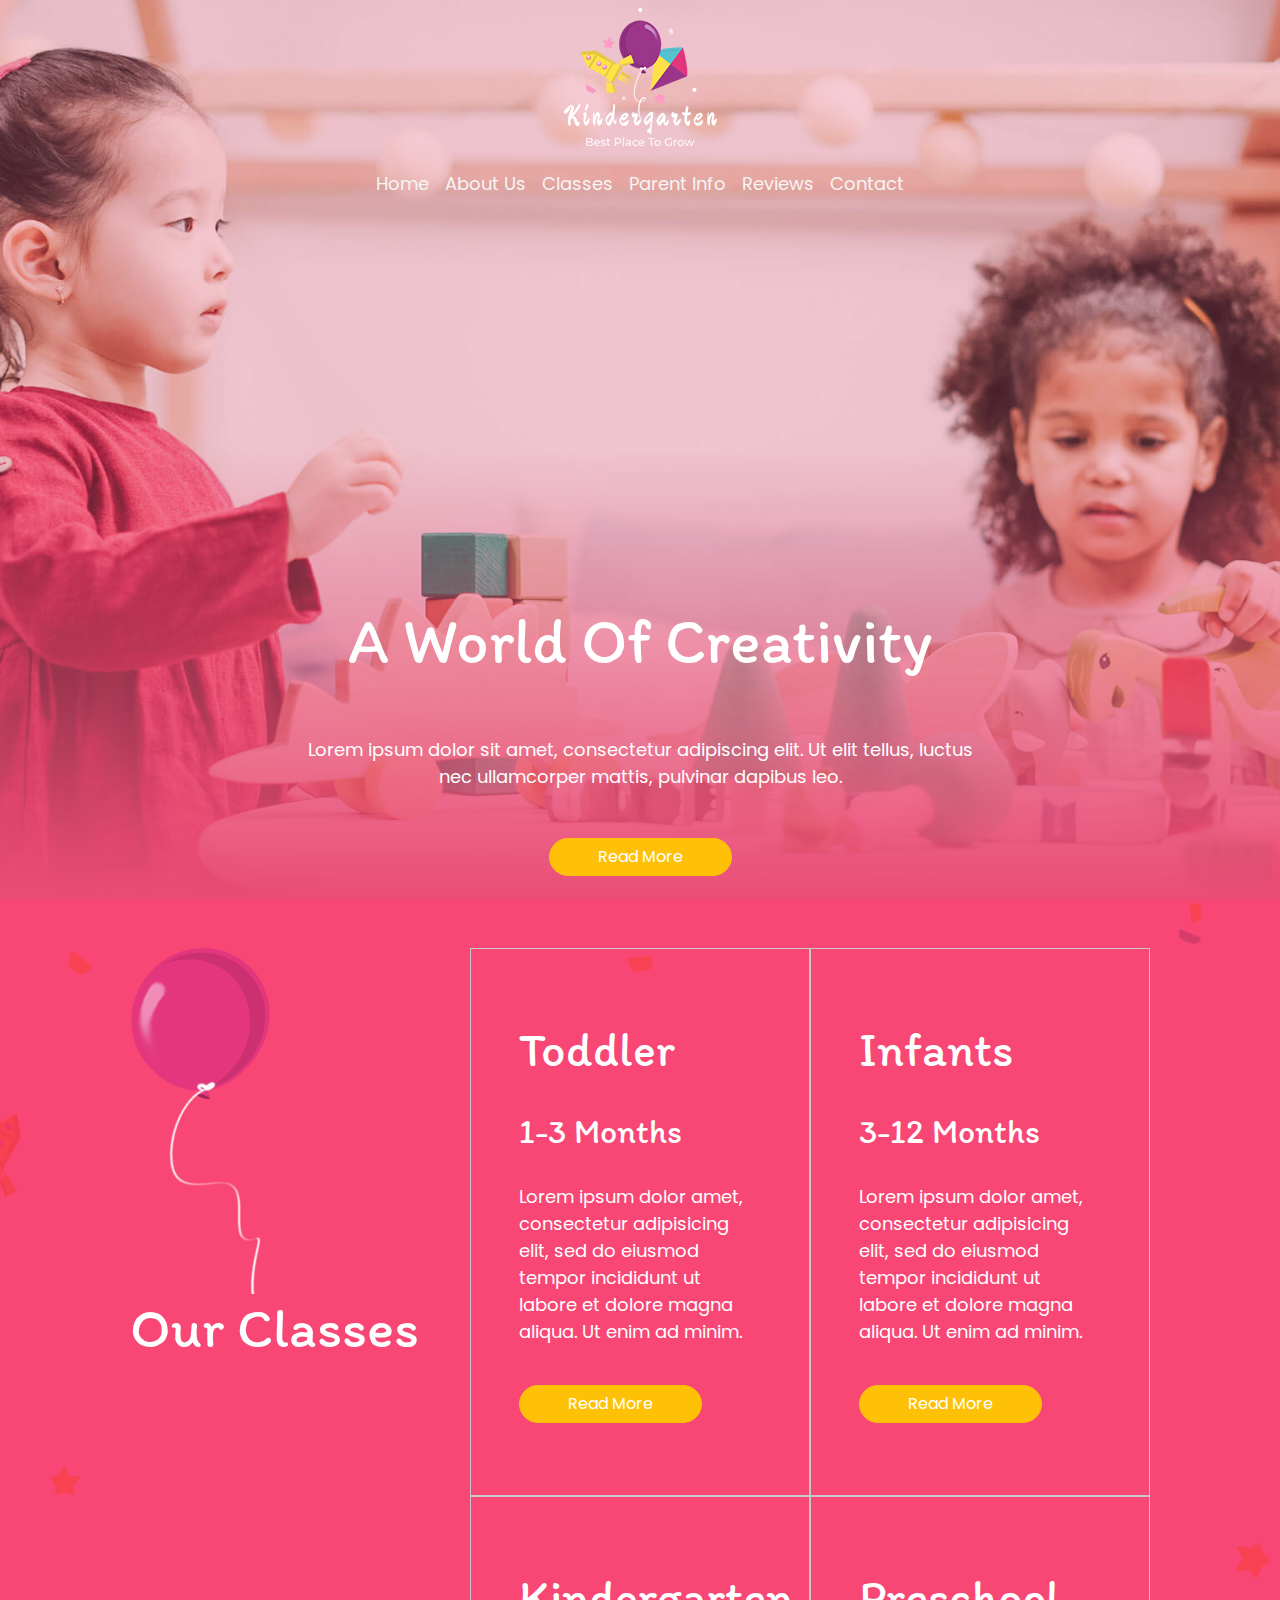
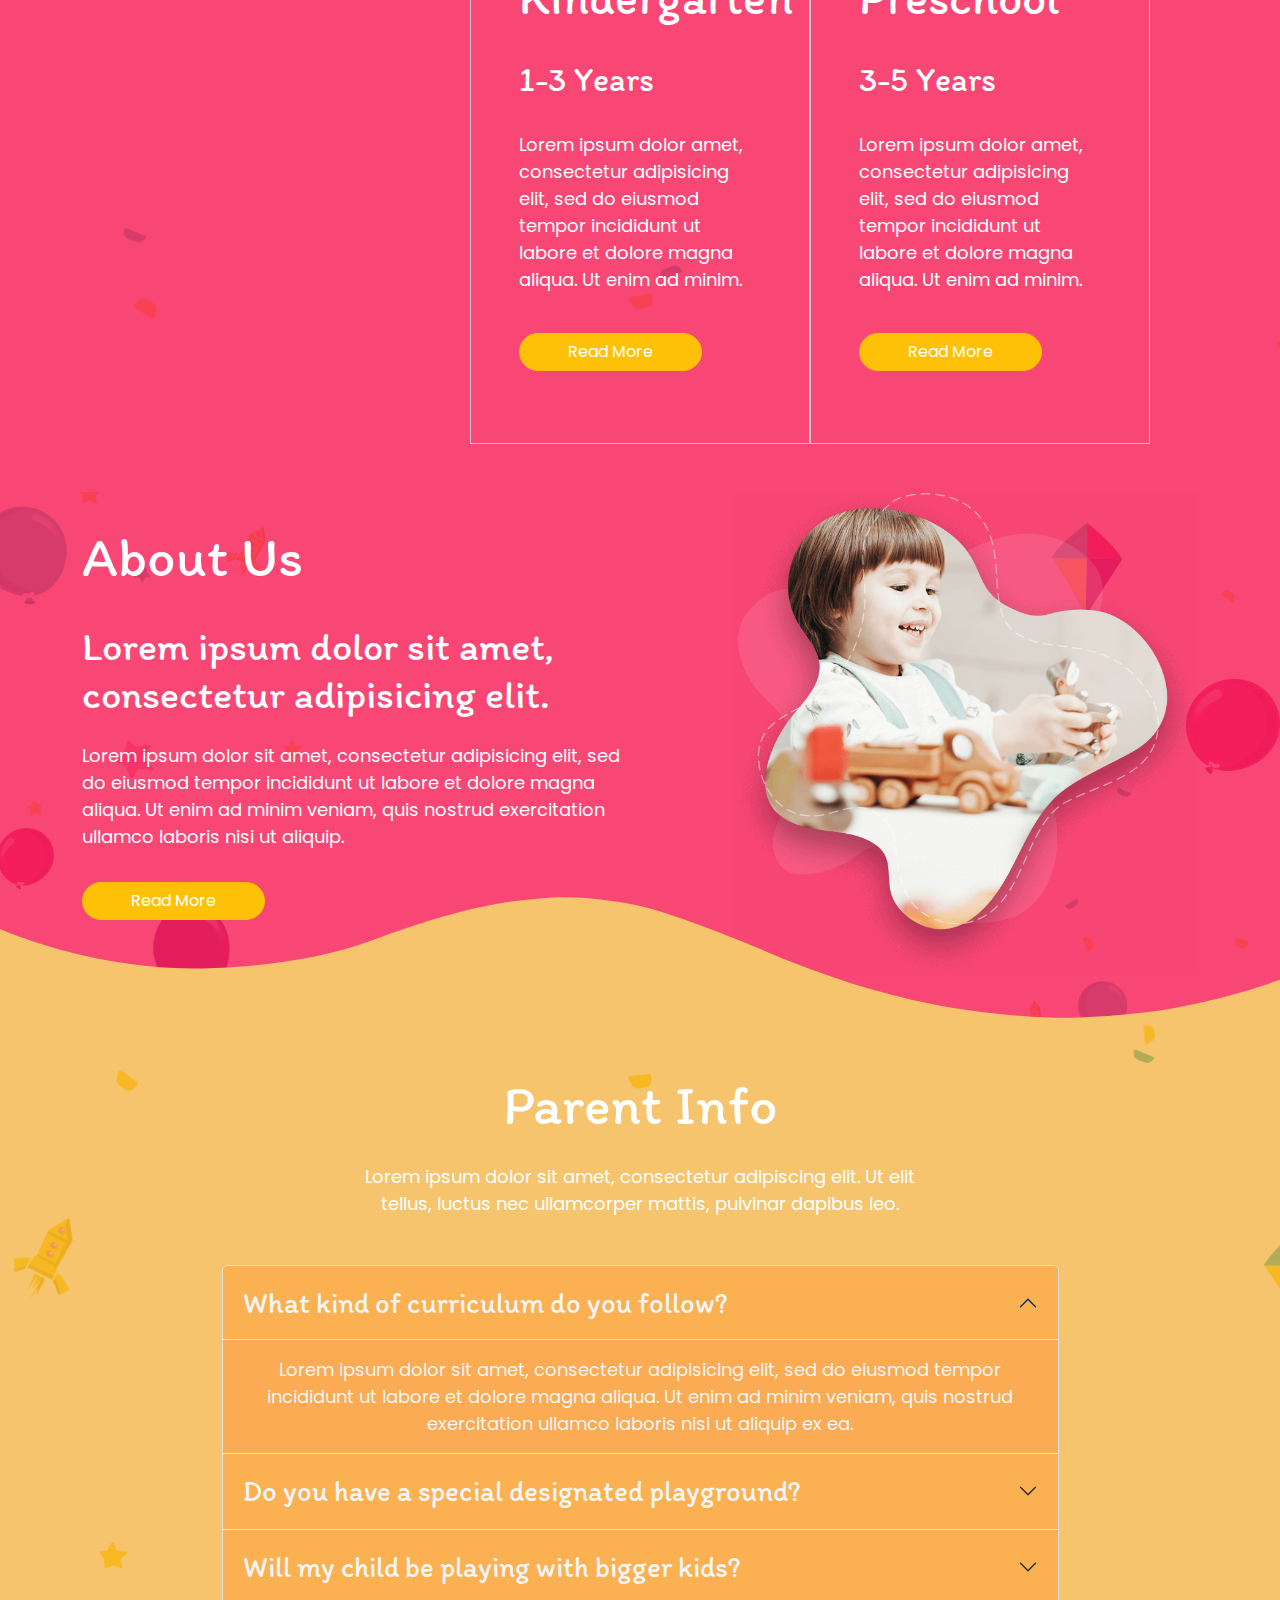
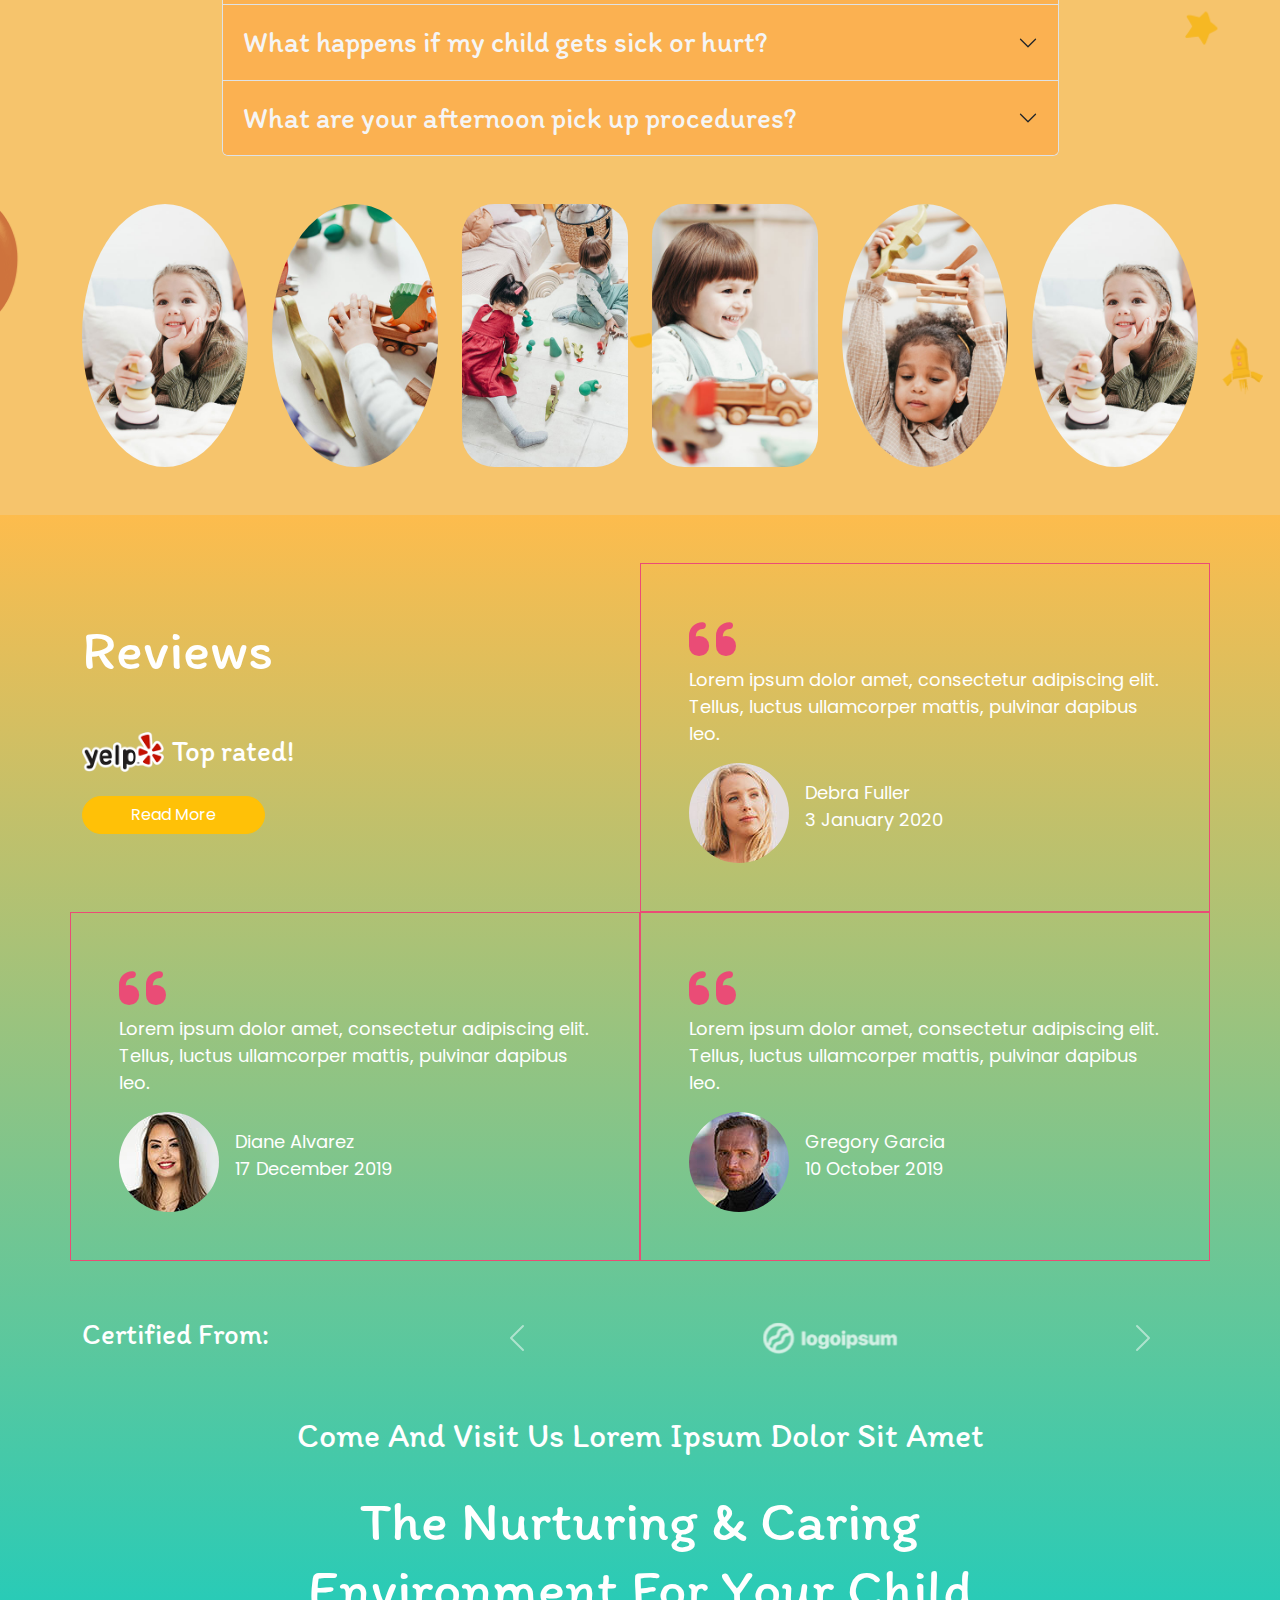
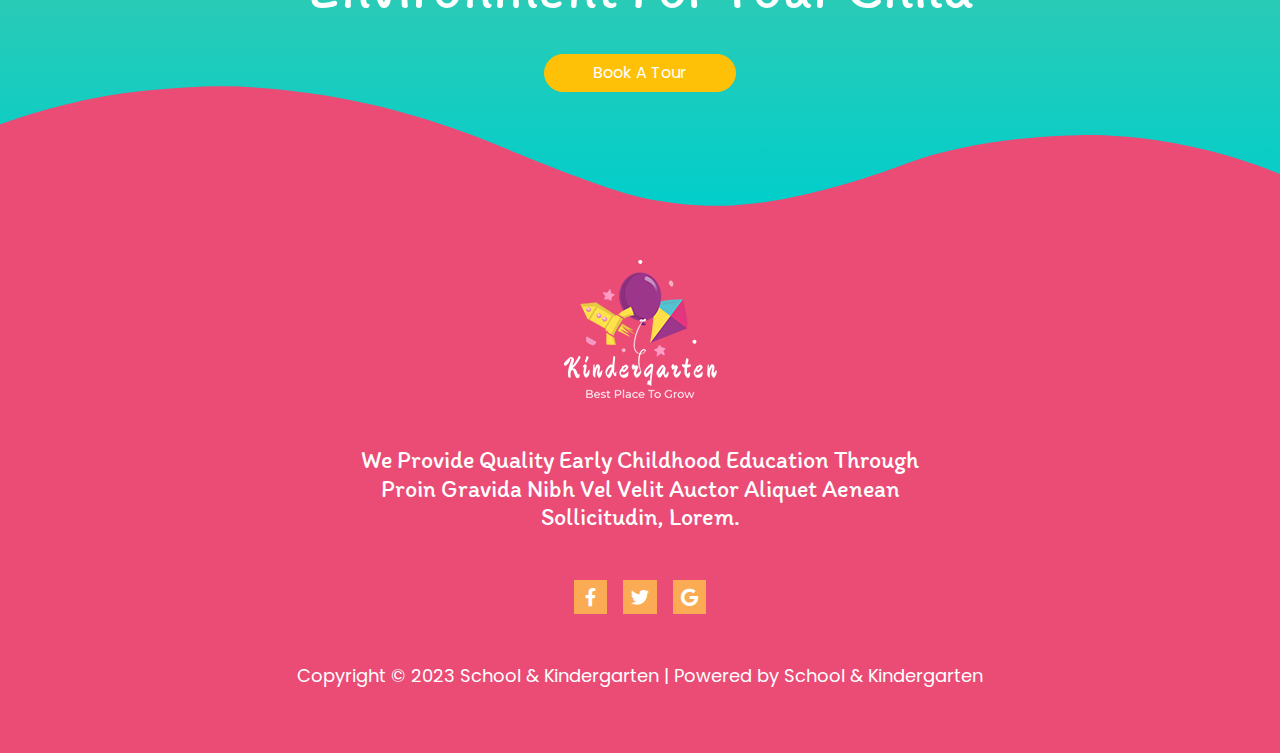
<file: index.html>
<!DOCTYPE html>
<html lang="en">
<head>
    <meta charset="UTF-8">
    <meta name="viewport" content="width=device-width, initial-scale=1.0">
    <title>Document</title>
    <link rel="preconnect" href="https://fonts.googleapis.com">
<link rel="preconnect" href="https://fonts.gstatic.com" crossorigin>
<link href="https://fonts.googleapis.com/css2?family=Itim&family=Montserrat:wght@400;700;900&family=Poppins:wght@300;400&display=swap" rel="stylesheet">
    <link rel="stylesheet" href="css/all.min.css"/>
    <link rel="stylesheet" href="css/bootstrap.min.css"/>
    <link rel="stylesheet" href="css/style.css"/>
    <link rel="stylesheet" href="css/media.css"/>


</head>
<body data-bs-spy="scroll" data-bs-target="#scrollsection" data-bs-root-margin="0px 0px -40%" data-bs-smooth-scroll="true" class="scrollspy-example " tabindex="0">
    
     <!-- Start nav -->


     <div class="position-absolute w-100">
     <nav  class="navbar navbar-expand-lg ">
            <a class="navbar-brand m-auto" href="./index.html"><img  src="./images/logo-regular-free-img.png" class="w-100 m-auto" alt="logo"/></a>
    </nav>
     <nav id="scrollsection" class="navbar navbar-expand-lg ">
        <div class="container">
            <button class="navbar-toggler" type="button" data-bs-toggle="collapse" data-bs-target="#navbarSupportedContent" aria-controls="navbarSupportedContent" aria-expanded="false" aria-label="Toggle navigation">
                <span class="navbar-toggler-icon"></span>
              </button>
              <div class="collapse navbar-collapse " id="navbarSupportedContent">
                <ul class="navbar-nav nav nav-pills m-auto  text-capitalize ">
                    <li class="nav-item "> <a class="nav-link " active aria-current="page" href="./index.html">Home</a></li>  
                    <li class="nav-item"><a class="nav-link  " href="./about.html">About Us</a> </li>  
                    <li class="nav-item"><a class="nav-link  " href="./classes.html">Classes</a> </li>

                    <li class="nav-item"> <a class="nav-link" href="./parent.html">Parent Info</a></li> 
                    <li class="nav-item"> <a class="nav-link" href="./reviews.html">Reviews</a></li> 
                    <li class="nav-item"><a class="nav-link " href="./contact.html">Contact</a></li>
                </ul>
            </div>
        </div>
    </nav>

    </div>


    <!-- <nav id="scrollsection" class="navbar navbar-expand-lg ">
        <div class="container">
            <a class="navbar-brand " href="#"><img  src="./images/logo-regular-free-img.png" class="w-40" alt="logo"/></a>
            <button class="navbar-toggler" type="button" data-bs-toggle="collapse" data-bs-target="#navbarSupportedContent" aria-controls="navbarSupportedContent" aria-expanded="false" aria-label="Toggle navigation">
                <span class="navbar-toggler-icon"></span>
              </button>
              <div class="collapse navbar-collapse " id="navbarSupportedContent">
                <ul class="navbar-nav nav nav-pills ms-auto  text-capitalize ">
                    <li class="nav-item "> <a class="nav-link " active aria-current="page" href="./index.html">Home</a></li>  
                    <li class="nav-item"><a class="nav-link  " href="./about.html">About Us</a> </li>  
                    <li class="nav-item"><a class="nav-link  " href="./classes.html">Classes</a> </li>

                    <li class="nav-item"> <a class="nav-link" href="./parent.html">Parent Info</a></li> 
                    <li class="nav-item"> <a class="nav-link" href="./reviews.html">Reviews</a></li> 
                    <li class="nav-item"><a class="nav-link " href="./contact.html">Contact</a></li>
                </ul>
            </div>
        </div>
    </nav> -->

    <!-- End Nav -->

    <section class="header vh-100 text-white">
        <div class="overlay h-100">
            <div class="container h-100">
                <div class="row h-100 align-items-end justify-content-center text-center mb-5">
                    <div class="col-lg-12">
                        <h1>A World Of Creativity</h1>
                        <p class=" py-5 w-60  m-auto">Lorem ipsum dolor sit amet, consectetur adipiscing elit. Ut elit tellus, luctus nec ullamcorper mattis, pulvinar dapibus leo.</p>
                        <button type="button" class="btn btn-warning px-5 rounded-5 text-white mb-4">Read More</button>
                    </div>
                </div>
            </div>
        </div>
    </section>

    <section class="classes text-white">
        <div class="overlay h-100">
            <div class="container">
                <div class="row g-0 gy-0 p-5">
                    <div class="col-lg-4 col-md-12">
                        <img src="./images/balloon-01-free-img.png" alt="ballon"/>
                        <h2>Our Classes</h2>
                    </div>
                    <div class="col-lg-4 col-md-12 ">
                        <div class="part border border-secondary-subtle p-5 ">
                            <h3 class="py-4">Toddler</h3>
                            <h5 >1-3 Months</h5>
                            <p class="py-4"> Lorem ipsum dolor amet, consectetur adipisicing elit, sed do eiusmod tempor incididunt ut labore et
                            dolore magna aliqua. Ut enim ad minim.</p>
                            <button type="button" class="btn btn-warning px-5 rounded-5 text-white mb-4">Read More</button>
                        </div>
                    </div>

                    <div class="col-lg-4 col-md-12">
                        <div class="part border border-secondary-subtle p-5 ">
                            <h3 class="py-4">Infants</h3>
                            <h5 >3-12 Months</h5>
                            <p class="py-4"> Lorem ipsum dolor amet, consectetur adipisicing elit, sed do eiusmod tempor incididunt ut labore et
                            dolore magna aliqua. Ut enim ad minim.</p>
                            <button type="button" class="btn btn-warning px-5 rounded-5 text-white mb-4">Read More</button>
                        </div>
                    </div>
                    <div class="col-lg-4 col-md-12 ">
                    </div>
                    <div class="col-lg-4 ">
                        <div class="part border border-secondary-subtle p-5 ">
                            <h3 class="py-4">Kindergarten</h3>
                            <h5 >1-3 Years</h5>
                            <p class="py-4"> Lorem ipsum dolor amet, consectetur adipisicing elit, sed do eiusmod tempor incididunt ut labore et
                            dolore magna aliqua. Ut enim ad minim.</p>
                            <button type="button" class="btn btn-warning px-5 rounded-5 text-white mb-4">Read More</button>
                        </div>
                    </div>
                    <div class="col-lg-4 col-md-12">
                        <div class="part border border-secondary-subtle p-5 ">
                            <h3 class="py-4">Preschool</h3>
                            <h5>3-5 Years</h5>
                            <p class="py-4"> Lorem ipsum dolor amet, consectetur adipisicing elit, sed do eiusmod tempor incididunt ut labore et
                            dolore magna aliqua. Ut enim ad minim.</p>
                            <button type="button" class="btn btn-warning px-5 rounded-5 text-white mb-4">Read More</button>
                        </div>
                    </div>

                </div>
            </div>
        </div>
    </section>

    <section class="about text-white">
        <div class="overlay pb-5">
            <div class="container">
                <div class="row align-items-center justify-content-center">
                    <div class="col-lg-6 col-md-12">
                        <h2>About Us</h2>
                        <h4 class="pt-4">Lorem ipsum dolor sit amet, consectetur adipisicing elit.</h4>
                        <p class="py-3">Lorem ipsum dolor sit amet, consectetur adipisicing elit, sed do eiusmod tempor incididunt ut labore et dolore magna aliqua. 
                            Ut enim ad minim veniam, quis nostrud exercitation ullamco laboris nisi ut aliquip.</p>
                        <button type="button" class="btn btn-warning px-5 rounded-5 text-white mb-4">Read More</button>
                    </div>
                    <div class="col-lg-6 col-md-12 d-flex justify-content-end">
                        <img src="./images/about-01-free-img.png" alt="about-img" class="w-85 "/>
                    </div>

                </div>
            </div>
        </div>
        <div class="elementor-shape-one elementor-shape-bottom" data-negative="true">
            <svg xmlns="http://www.w3.org/2000/svg" viewBox="0 0 1000 100" preserveAspectRatio="none">
            <path fill="#F6C46C"  class="elementor-shape-fill" d="M790.5,93.1c-59.3-5.3-116.8-18-192.6-50c-29.6-12.7-76.9-31-100.5-35.9c-23.6-4.9-52.6-7.8-75.5-5.3
                c-10.2,1.1-22.6,1.4-50.1,7.4c-27.2,6.3-58.2,16.6-79.4,24.7c-41.3,15.9-94.9,21.9-134,22.6C72,58.2,0,25.8,0,25.8V100h1000V65.3
                c0,0-51.5,19.4-106.2,25.7C839.5,97,814.1,95.2,790.5,93.1z"></path>
            </svg>
        </div>
    </section>
    <section class="parent text-white text-center ">
        <div class="overlay">
            <!-- <svg xmlns="http://www.w3.org/2000/svg" viewBox="0 0 1440 320"><path fill="white" fill-opacity="1" d="M0,64L34.3,90.7C68.6,117,137,171,206,186.7C274.3,203,343,181,411,165.3C480,149,549,139,617,138.7C685.7,139,754,149,823,181.3C891.4,213,960,267,1029,277.3C1097.1,288,1166,256,1234,234.7C1302.9,213,1371,203,1406,197.3L1440,192L1440,0L1405.7,0C1371.4,0,1303,0,1234,0C1165.7,0,1097,0,1029,0C960,0,891,0,823,0C754.3,0,686,0,617,0C548.6,0,480,0,411,0C342.9,0,274,0,206,0C137.1,0,69,0,34,0L0,0Z"></path></svg> -->

            <div class="container py-5">
                <div class="row align-items-center justify-content-center gy-5">
                    <div class="col-lg-12">
                        <h2>Parent Info</h2>
                        <p class="w-50 m-auto pb-5 pt-3">Lorem ipsum dolor sit amet, consectetur adipiscing elit. Ut elit tellus, luctus nec ullamcorper mattis,
                        pulvinar dapibus leo.</p>

                        <div class="accordion w-75 m-auto" id="accordionExample">
                            <div class="accordion-item">
                              <h2 class="accordion-header">
                                <button class="accordion-button" type="button" data-bs-toggle="collapse" data-bs-target="#collapseOne" aria-expanded="true" aria-controls="collapseOne">
                                    What kind of curriculum do you follow?
                                </button>
                              </h2>
                              <div id="collapseOne" class="accordion-collapse collapse show" data-bs-parent="#accordionExample">
                                <div class="accordion-body">
                                    Lorem ipsum dolor sit amet, consectetur adipisicing elit, sed do eiusmod tempor incididunt ut labore et dolore magna aliqua.
                                     Ut enim ad minim veniam, quis nostrud exercitation ullamco laboris nisi ut aliquip ex ea.                                </div>
                              </div>
                            </div>
                            <div class="accordion-item">
                              <h2 class="accordion-header">
                                <button class="accordion-button collapsed" type="button" data-bs-toggle="collapse" data-bs-target="#collapseTwo" aria-expanded="false" aria-controls="collapseTwo">
                                    Do you have a special designated playground?
                                </button>
                              </h2>
                              <div id="collapseTwo" class="accordion-collapse collapse" data-bs-parent="#accordionExample">
                                <div class="accordion-body">
                                    Lorem ipsum dolor sit amet, consectetur adipisicing elit, sed do eiusmod tempor incididunt ut labore et dolore magna aliqua. Ut enim ad minim veniam,
                                    quis nostrud exercitation ullamco laboris nisi ut aliquip ex ea.
                                </div>
                              </div>
                            </div>
                            <div class="accordion-item">
                              <h2 class="accordion-header">
                                <button class="accordion-button collapsed" type="button" data-bs-toggle="collapse" data-bs-target="#collapseThree" aria-expanded="false" aria-controls="collapseThree">
                                    Will my child be playing with bigger kids?
                                </button>
                              </h2>
                              <div id="collapseThree" class="accordion-collapse collapse" data-bs-parent="#accordionExample">
                                <div class="accordion-body">
                                    Lorem ipsum dolor sit amet, consectetur adipisicing elit, sed do eiusmod tempor incididunt ut labore et dolore magna aliqua. Ut enim ad minim veniam,
                                    quis nostrud exercitation ullamco laboris nisi ut aliquip ex ea.                                </div>
                              </div>
                            </div>
                            <div class="accordion-item">
                                <h2 class="accordion-header">
                                  <button class="accordion-button collapsed" type="button" data-bs-toggle="collapse" data-bs-target="#collapseFour" aria-expanded="false" aria-controls="collapseThree">
                                    What happens if my child gets sick or hurt?
                                  </button>
                                </h2>
                                <div id="collapseFour" class="accordion-collapse collapse" data-bs-parent="#accordionExample">
                                  <div class="accordion-body">
                                      Lorem ipsum dolor sit amet, consectetur adipisicing elit, sed do eiusmod tempor incididunt ut labore et dolore magna aliqua. Ut enim ad minim veniam,
                                      quis nostrud exercitation ullamco laboris nisi ut aliquip ex ea.                                </div>
                                </div>
                              </div>
                              <div class="accordion-item">
                                <h2 class="accordion-header">
                                  <button class="accordion-button collapsed" type="button" data-bs-toggle="collapse" data-bs-target="#collapseFive" aria-expanded="false" aria-controls="collapseThree">
                                    What are your afternoon pick up procedures?
                                  </button>
                                </h2>
                                <div id="collapseFive" class="accordion-collapse collapse" data-bs-parent="#accordionExample">
                                  <div class="accordion-body">
                                      Lorem ipsum dolor sit amet, consectetur adipisicing elit, sed do eiusmod tempor incididunt ut labore et dolore magna aliqua. Ut enim ad minim veniam,
                                      quis nostrud exercitation ullamco laboris nisi ut aliquip ex ea.                                </div>
                                </div>
                              </div>
                        </div>
                    </div>
                    <div class="col-lg-2 col-md-4 col-sm-6">
                        <img src="./images/gallery-01-free-img.jpg" alt="gallery-img" class="w-100 rounded-circle"/>
                    </div>
                    <div class="col-lg-2 col-md-4 col-sm-6">
                        <img src="./images/gallery-02-free-img.jpg" alt="gallery-img" class="w-100 rounded-circle"/>
                    </div>
                    <div class="col-lg-2 col-md-4 col-sm-6">
                        <img src="./images/gallery-03-free-img.jpg" alt="gallery-img" class="w-100 rounded-5"/>
                    </div>
                    <div class="col-lg-2 col-md-4 col-sm-6">
                        <img src="./images/gallery-04-free-img.jpg" alt="gallery-img" class="w-100 rounded-5"/>
                    </div>
                    <div class="col-lg-2 col-md-4 col-sm-6">
                        <img src="./images/gallery-05-free-img.jpg" alt="gallery-img" class="w-100 rounded-circle"/>
                    </div>
                    <div class="col-lg-2 col-md-4 col-sm-6">
                        <img src="./images/gallery-01-free-img.jpg" alt="gallery-img" class="w-100 rounded-circle"/>
                    </div>
                </div>
        </div>
    </div>
    </section>

    <section class="reviews text-white">
        <div class="overlay">
            <div class="container py-5">
                <div class="row align-items-center">
                    <div class="col-lg-6 col-md-12">
                        <h2 class="mb-5">Reviews</h2>
                        <div class="d-flex align-items-center mb-4">
                            <img src="./images/yelp.png" alt="yelp" class="w-15 me-2"/>
                            <h6 class="m-0">Top rated!</h6>
                        </div>
                        <button type="button" class="btn btn-warning px-5 rounded-5 text-white mb-4">Read More</button>
                    </div>

                    <div class="col-lg-6 col-md-12 p-0 border part ">
                        <div class="part-overlay p-5 w-100">
                            <i class="fa fa-solid fa-quote-left fa-3x"></i>
                            <p>Lorem ipsum dolor amet, consectetur adipiscing elit. Tellus, 
                            luctus ullamcorper mattis, pulvinar dapibus leo.</p>
                            <div class="d-flex">
                                <img src="./images/testimonial-02-free-img.jpg" alt="img" class="rounded-circle "/>
                                <div class="ms-3">
                                <p class="m-0 mt-3">Debra Fuller</p>
                                <span>3 January 2020</span>
                                </div>
                            </div>
                            </div>
                    </div>
                    <div class="col-lg-6 col-md-12  border part p-0">
                        <div class="part-overlay p-5 w-100">
                        <i class="fa fa-solid fa-quote-left fa-3x"></i>
                        <p>Lorem ipsum dolor amet, consectetur adipiscing elit. Tellus, 
                        luctus ullamcorper mattis, pulvinar dapibus leo.</p>
                        <div class="d-flex">
                            <img src="./images/testimonial-03-free-img.jpg" alt="img" class="rounded-circle "/>
                            <div class="ms-3">
                            <p class="m-0 mt-3">Diane Alvarez</p>
                            <span>17 December 2019</span>
                            </div>
                        </div>
                        </div>
                </div>
                <div class="col-lg-6 col-md-12  border part p-0 ">
                    <div class="part-overlay p-5 w-100">
                    <i class="fa fa-solid fa-quote-left fa-3x"></i>
                    <p>Lorem ipsum dolor amet, consectetur adipiscing elit. Tellus, 
                    luctus ullamcorper mattis, pulvinar dapibus leo.</p>
                    <div class="d-flex">
                        <img src="./images/testimonial-12-free-img.jpg" alt="img" class="rounded-circle "/>
                        <div class="ms-3">
                        <p class="m-0 mt-3">Gregory Garcia</p>
                        <span>10 October 2019</span>
                        </div>
                    </div>
                </div>
            </div>

                </div>

                <div class="row align-items-center py-5">
                    <div class="col-lg-4 col-md-12"><h6>Certified From:</h6></div>
                    <div class="col-lg-8 col-md-12">

                        <div id="carouselExampleControlsNoTouching" class="carousel " data-bs-touch="false">
                            <div class="carousel-inner">
                              <div class="carousel-item active">
                                <img src="./images/logo1-1.png" class="d-block w-25 m-auto" alt="logo-1">
                              </div>
                              <div class="carousel-item">
                                <img src="./images/logo2-1.png" class="d-block w-25 m-auto" alt="logo-1">
                              </div>
                              <div class="carousel-item">
                                <img src="./images/logo3-1.png" class="d-block  w-25 m-auto" alt="logo-1">
                              </div>
                              <div class="carousel-item">
                                <img src="./images/logo4-1.png" class="d-block  w-25 m-auto" alt="logo-1">
                              </div>
                            </div>
                            <button class="carousel-control-prev" type="button" data-bs-target="#carouselExampleControlsNoTouching" data-bs-slide="prev">
                              <span class="carousel-control-prev-icon" aria-hidden="true"></span>
                              <span class="visually-hidden">Previous</span>
                            </button>
                            <button class="carousel-control-next" type="button" data-bs-target="#carouselExampleControlsNoTouching" data-bs-slide="next">
                              <span class="carousel-control-next-icon" aria-hidden="true"></span>
                              <span class="visually-hidden">Next</span>
                            </button>
                          </div>
                    </div>

                    <div class="section-part col-lg-12 pt-5 w-75 m-auto text-center">
                        <h5>Come And Visit Us Lorem Ipsum Dolor Sit Amet </h5>
                        <h2 class="py-4">The Nurturing & Caring Environment For Your Child</h2>
                        <button type="button" class="btn btn-warning px-5 rounded-5 text-white mb-4">Book A Tour</button>
                    </div>
                </div>

            </div>
        </div>
        <div class="elementor-shape-two elementor-shape-bottom" data-negative="false">
            <svg xmlns="http://www.w3.org/2000/svg" viewBox="0 0 1000 100" preserveAspectRatio="none">
            <path fill="var(--main-color)" class="elementor-shape-fill" d="M421.9,6.5c22.6-2.5,51.5,0.4,75.5,5.3c23.6,4.9,70.9,23.5,100.5,35.7c75.8,32.2,133.7,44.5,192.6,49.7
                c23.6,2.1,48.7,3.5,103.4-2.5c54.7-6,106.2-25.6,106.2-25.6V0H0v30.3c0,0,72,32.6,158.4,30.5c39.2-0.7,92.8-6.7,134-22.4
                c21.2-8.1,52.2-18.2,79.7-24.2C399.3,7.9,411.6,7.5,421.9,6.5z"></path>
            </svg> </div>
    </section>

    <footer>
        <div class="container py-5 text-center text-white">
            <div class="row">
                <div class="col-lg-12">
                    <img src="./images/logo-regular-free-img.png" alt="logo" class="w-20 mb-5"/>
                    <h2 class="h4 w-50 m-auto">We Provide Quality Early Childhood Education Through Proin Gravida Nibh Vel Velit Auctor Aliquet Aenean Sollicitudin, Lorem.</h2>
                    <div class="d-flex align-items-center justify-content-center gap-3 my-5">
                        <div class="icons d-flex align-items-center justify-content-center">
                            <a href="https://www.facebook.com" class="text-white"><i class="fa fa-brands fa-facebook-f"></i></a>
                        </div>
                        <div class="icons d-flex align-items-center justify-content-center">
                            <a href="https://www.twitter.com" class="text-white"><i class="fa fa-brands fa-twitter"></i></a>
                        </div>
                        <div class="icons d-flex align-items-center justify-content-center">
                            <a href="https://www.google.com" class="text-white"><i class="fa fa-brands fa-google"></i></a>
                        </div>
                    </div>
                    <p>Copyright © 2023 School & Kindergarten | Powered by School & Kindergarten</p>
                    
                </div>
            </div>
        </div>
    </footer>

    
    <script src="./js/bootstrap.bundle.min.js"></script>

</body>
</html>
</file>
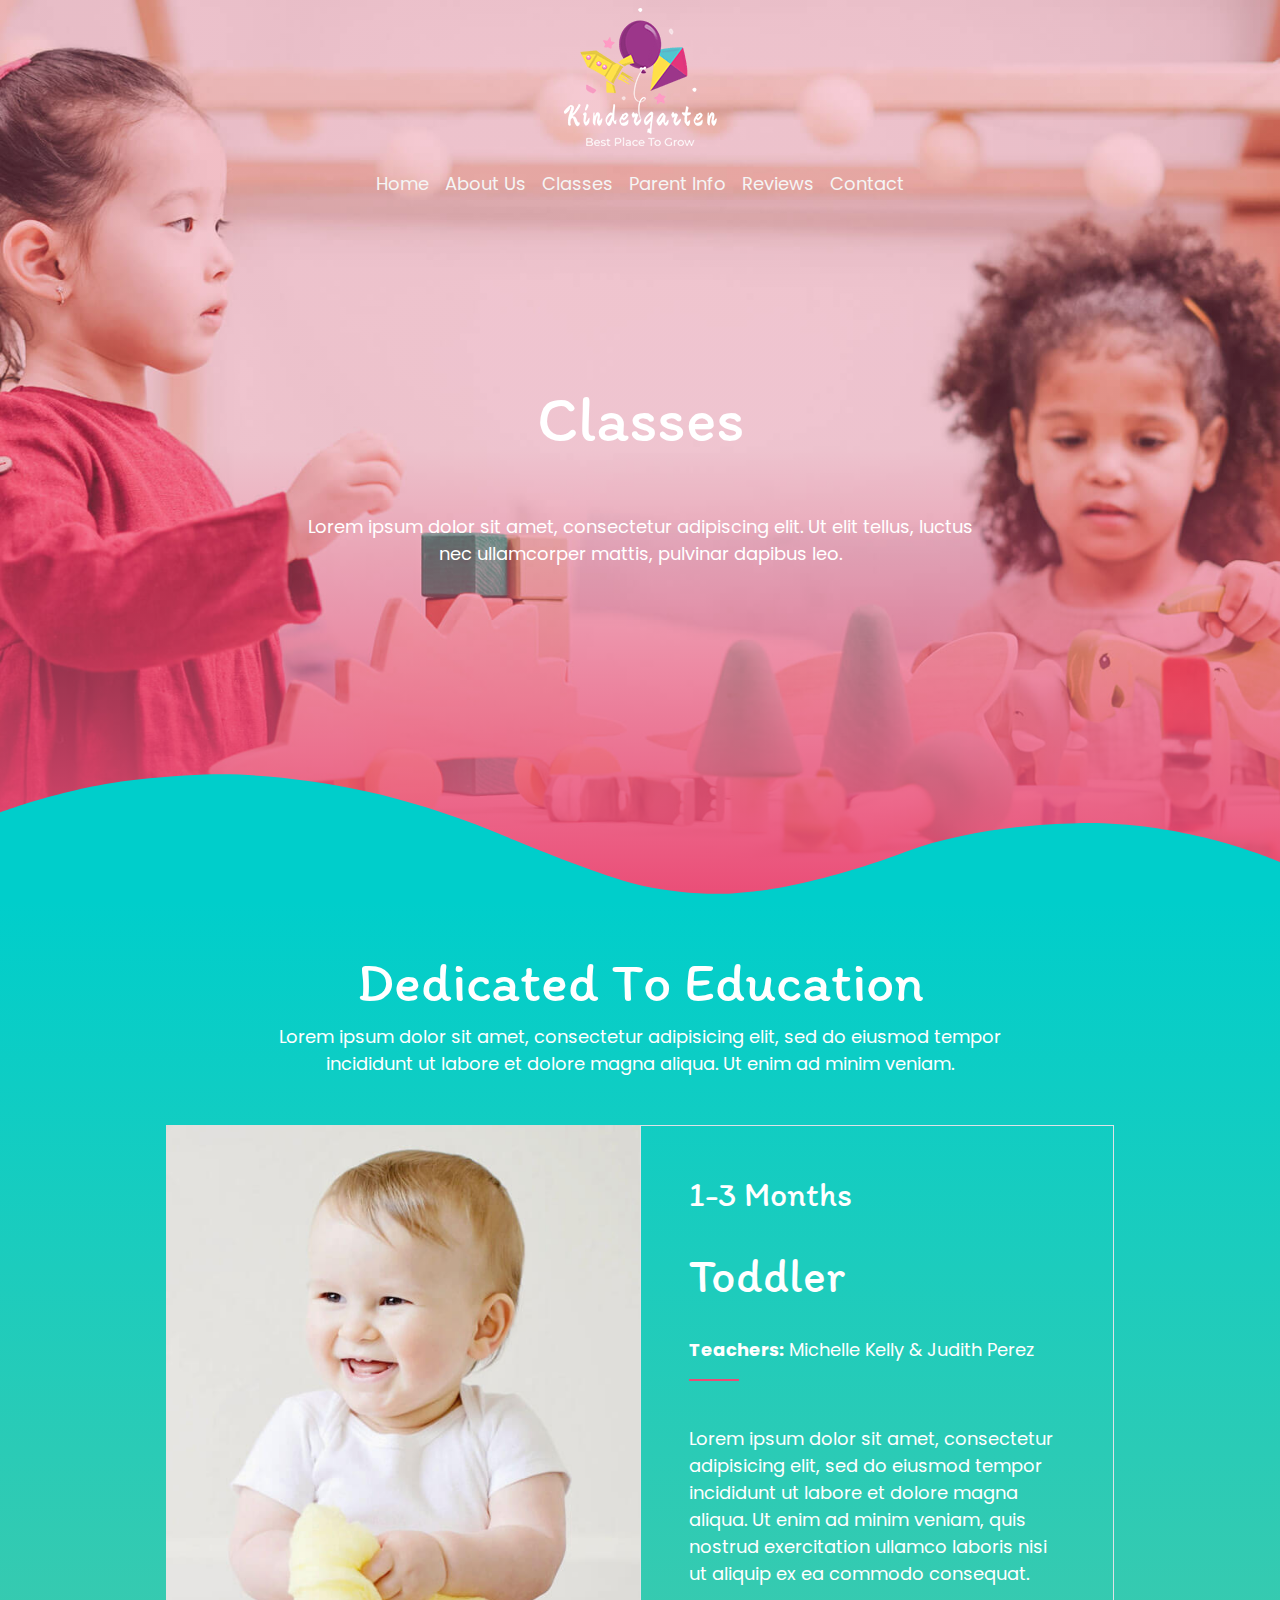
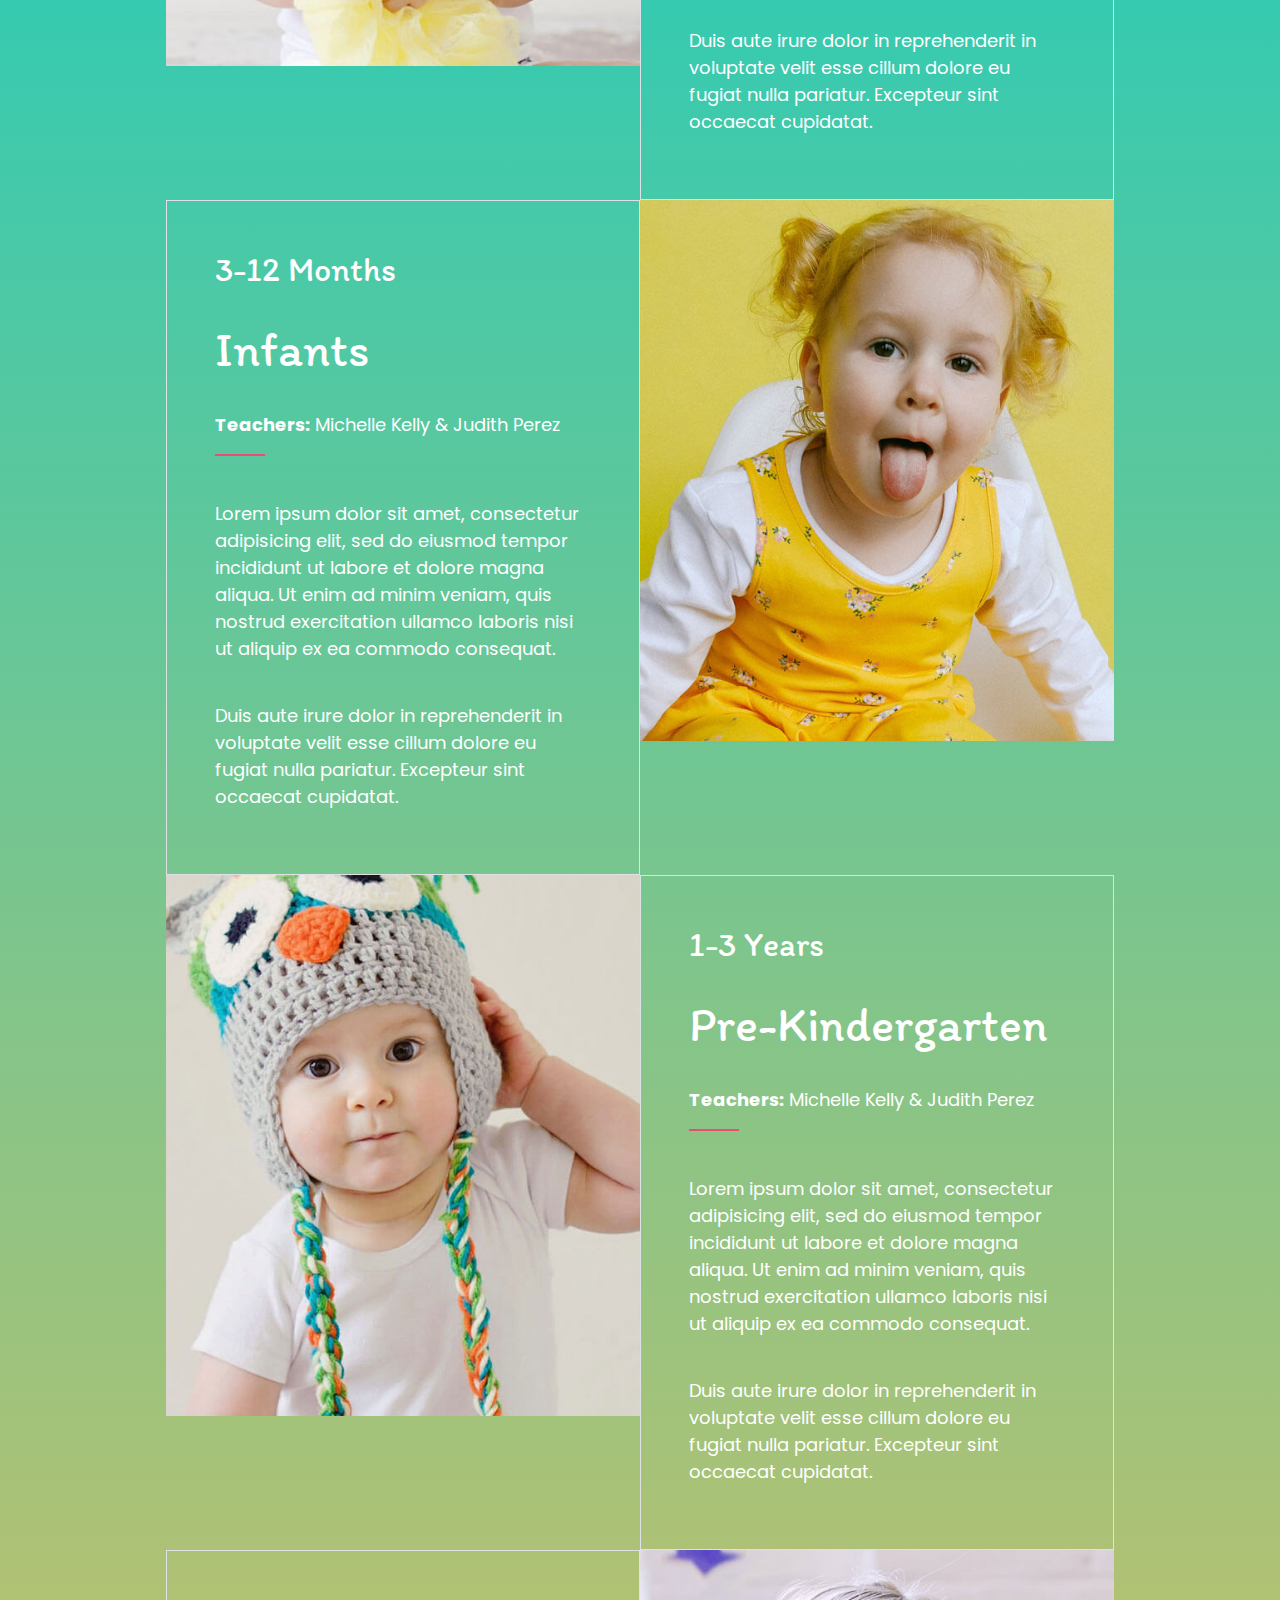
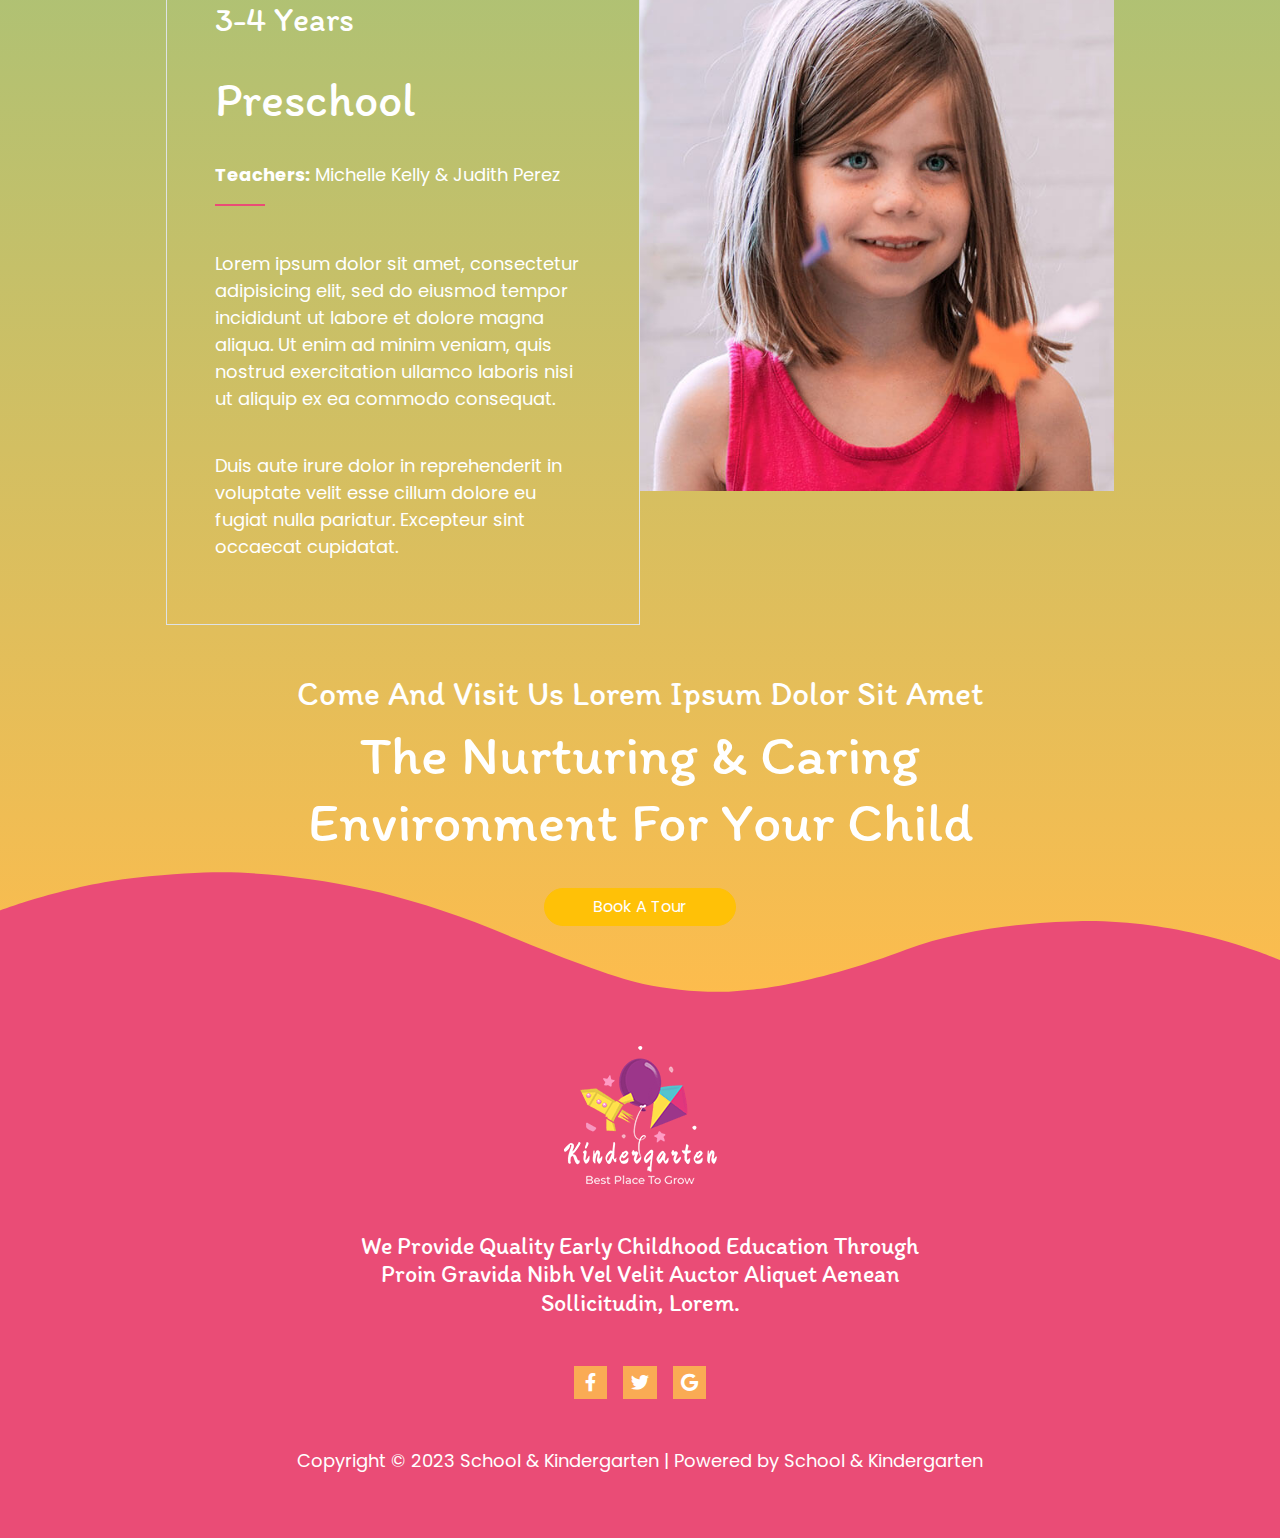
<file: classes.html>
<!DOCTYPE html>
<html lang="en">
<head>
    <meta charset="UTF-8">
    <meta name="viewport" content="width=device-width, initial-scale=1.0">
    <title>Document</title>
    <link rel="preconnect" href="https://fonts.googleapis.com">
    <link rel="preconnect" href="https://fonts.gstatic.com" crossorigin>
    <link href="https://fonts.googleapis.com/css2?family=Itim&family=Montserrat:wght@400;700;900&family=Poppins:wght@300;400&display=swap" rel="stylesheet">
        <link rel="stylesheet" href="css/all.min.css"/>
        <link rel="stylesheet" href="css/bootstrap.min.css"/>
        <link rel="stylesheet" href="css/style.css"/>
        <link rel="stylesheet" href="css/about.css"/>
        <link rel="stylesheet" href="css/media.css"/>

</head>
<body>
    <div class="position-absolute w-100">
        <nav  class="navbar navbar-expand-lg ">
               <a class="navbar-brand m-auto" href="./index.html"><img  src="./images/logo-regular-free-img.png" class="w-100" alt="logo"/></a>
       </nav>
        <nav id="scrollsection" class="navbar navbar-expand-lg ">
           <div class="container">
               <!-- <a class="navbar-brand " href="#"><img  src="./images/logo-regular-free-img.png" class="" alt="logo"/></a> -->
               <button class="navbar-toggler" type="button" data-bs-toggle="collapse" data-bs-target="#navbarSupportedContent" aria-controls="navbarSupportedContent" aria-expanded="false" aria-label="Toggle navigation">
                   <span class="navbar-toggler-icon"></span>
                 </button>
                 <div class="collapse navbar-collapse " id="navbarSupportedContent">
                   <ul class="navbar-nav nav nav-pills m-auto  text-capitalize ">
                       <li class="nav-item "> <a class="nav-link " active aria-current="page" href="./index.html">Home</a></li>  
                       <li class="nav-item"><a class="nav-link  " href="./about.html">About Us</a> </li>  
                       <li class="nav-item"><a class="nav-link  " href="./classes.html">Classes</a> </li>
   
                       <li class="nav-item"> <a class="nav-link" href="./parent.html">Parent Info</a></li> 
                       <li class="nav-item"> <a class="nav-link" href="./reviews.html">Reviews</a></li> 
                       <li class="nav-item"><a class="nav-link " href="./contact.html">Contact</a></li>
                   </ul>
               </div>
           </div>
       </nav>
   
    </div>
    <section class="header header-classes vh-100 text-white">
        <div class="overlay h-100">
            <div class="container h-100">
                <div class="row h-100 align-items-center justify-content-center text-center mb-5">
                    <div class="col-lg-12 mt-5">
                        <h1 class="mt-5">Classes</h1>
                        <p class=" py-5 w-60  m-auto">Lorem ipsum dolor sit amet, consectetur adipiscing elit. Ut elit tellus, luctus nec ullamcorper mattis, pulvinar dapibus leo.</p>
                    </div>
                </div>
            </div>
        </div>
        <div class="elementor-shape-two elementor-shape-bottom" data-negative="false">
            <svg xmlns="http://www.w3.org/2000/svg" viewBox="0 0 1000 100" preserveAspectRatio="none">
            <path fill="#00CECB" class="elementor-shape-fill" d="M421.9,6.5c22.6-2.5,51.5,0.4,75.5,5.3c23.6,4.9,70.9,23.5,100.5,35.7c75.8,32.2,133.7,44.5,192.6,49.7
                c23.6,2.1,48.7,3.5,103.4-2.5c54.7-6,106.2-25.6,106.2-25.6V0H0v30.3c0,0,72,32.6,158.4,30.5c39.2-0.7,92.8-6.7,134-22.4
                c21.2-8.1,52.2-18.2,79.7-24.2C399.3,7.9,411.6,7.5,421.9,6.5z"></path>
            </svg> </div>
    </section>
    <section class="classes text-white">
        <div class="overlay">
            <div class="container py-5">
                <div class="row g-0 w-85 m-auto">
                    <div class="col-lg-12 text-center mb-5">
                        <h2>Dedicated To Education</h2>
                        <p class="w-85 m-auto">Lorem ipsum dolor sit amet, consectetur adipisicing elit, 
                            sed do eiusmod tempor incididunt ut labore et dolore magna aliqua. Ut enim ad minim veniam.</p>
                    </div>
                    <div class="col-lg-6 col-md-12">
                        <img src="./images/classes-01-free-img.jpg" alt="classes-img" class="w-100" />
                    </div>
                    <div class="col-lg-6 col-md-12 p-5 border">
                        <h5>1-3 Months</h5>
                        <h3 class="py-4">Toddler </h3>
                        <p> <b>Teachers:</b> Michelle Kelly & Judith Perez</p>
                        <div class="line"></div>
                        <p class="py-4"> Lorem ipsum dolor sit amet, consectetur adipisicing elit, sed do eiusmod tempor incididunt ut labore et dolore magna aliqua. Ut enim ad minim veniam, quis nostrud exercitation ullamco laboris nisi ut aliquip ex ea commodo consequat.
                        </p>
                        <p>Duis aute irure dolor in reprehenderit in voluptate velit esse cillum dolore eu fugiat nulla pariatur. Excepteur sint occaecat cupidatat.
                        </p>
                    </div>
                    <div class="col-lg-6 col-md-12 p-5 border">
                        <h5>3-12 Months</h5>
                        <h3 class="py-4">Infants </h3>
                        <p> <b>Teachers:</b> Michelle Kelly & Judith Perez</p>
                        <div class="line"></div>
                        <p class="py-4"> Lorem ipsum dolor sit amet, consectetur adipisicing elit, sed do eiusmod tempor incididunt ut labore et dolore magna aliqua. Ut enim ad minim veniam, quis nostrud exercitation ullamco laboris nisi ut aliquip ex ea commodo consequat.
                        </p>
                        <p>Duis aute irure dolor in reprehenderit in voluptate velit esse cillum dolore eu fugiat nulla pariatur. Excepteur sint occaecat cupidatat.
                        </p>
                    </div>
                    <div class="col-lg-6 col-md-12">
                        <img src="./images/classes-02-free-img.jpg" alt="classes-img" class="w-100" />
                    </div>
                    <div class="col-lg-6 col-md-12">
                        <img src="./images/classes-03-free-img.jpg" alt="classes-img" class="w-100" />
                    </div>
                    <div class="col-lg-6 col-md-12 p-5 border">
                        <h5>1-3 Years</h5>
                        <h3 class="py-4">Pre-Kindergarten </h3>
                        <p> <b>Teachers:</b> Michelle Kelly & Judith Perez</p>
                        <div class="line"></div>
                        <p class="py-4"> Lorem ipsum dolor sit amet, consectetur adipisicing elit, sed do eiusmod tempor incididunt ut labore et dolore magna aliqua. Ut enim ad minim veniam, quis nostrud exercitation ullamco laboris nisi ut aliquip ex ea commodo consequat.
                        </p>
                        <p>Duis aute irure dolor in reprehenderit in voluptate velit esse cillum dolore eu fugiat nulla pariatur. Excepteur sint occaecat cupidatat.
                        </p>
                    </div>
                    <div class="col-lg-6 col-md-12 p-5 border">
                        <h5>3-4 Years</h5>
                        <h3 class="py-4">Preschool </h3>
                        <p> <b>Teachers:</b> Michelle Kelly & Judith Perez</p>
                        <div class="line"></div>
                        <p class="py-4"> Lorem ipsum dolor sit amet, consectetur adipisicing elit, sed do eiusmod tempor incididunt ut labore et dolore magna aliqua. Ut enim ad minim veniam, quis nostrud exercitation ullamco laboris nisi ut aliquip ex ea commodo consequat.
                        </p>
                        <p>Duis aute irure dolor in reprehenderit in voluptate velit esse cillum dolore eu fugiat nulla pariatur. Excepteur sint occaecat cupidatat.
                        </p>
                    </div>
                    <div class="col-lg-6 col-md-12">
                        <img src="./images/classes-04-free-img.jpg" alt="classes-img" class="w-100" />
                    </div>
                </div>
                <div class="row w-75 m-auto text-center mt-5">
                    <div class="col-lg-12">
                        <h5>Come And Visit Us Lorem Ipsum Dolor Sit Amet</h5>  
                        <h2>The Nurturing & Caring Environment For Your Child</h2>
                        <button type="button" class="btn btn-warning px-5 rounded-5 text-white my-4 position-relative z-2">Book A Tour</button>

                    </div>
                </div>
            </div>
        </div>
        <div class="elementor-shape-two elementor-shape-bottom" data-negative="false">
            <svg xmlns="http://www.w3.org/2000/svg" viewBox="0 0 1000 100" preserveAspectRatio="none">
            <path fill="var(--main-color)" class="elementor-shape-fill" d="M421.9,6.5c22.6-2.5,51.5,0.4,75.5,5.3c23.6,4.9,70.9,23.5,100.5,35.7c75.8,32.2,133.7,44.5,192.6,49.7
                c23.6,2.1,48.7,3.5,103.4-2.5c54.7-6,106.2-25.6,106.2-25.6V0H0v30.3c0,0,72,32.6,158.4,30.5c39.2-0.7,92.8-6.7,134-22.4
                c21.2-8.1,52.2-18.2,79.7-24.2C399.3,7.9,411.6,7.5,421.9,6.5z"></path>
            </svg> </div>
       
    </section>
    <footer>
        <div class="container py-5 text-center text-white">
            <div class="row">
                <div class="col-lg-12">
                    <img src="./images/logo-regular-free-img.png" alt="logo" class="w-20 mb-5"/>
                    <h2 class="h4 w-50 m-auto">We Provide Quality Early Childhood Education Through Proin Gravida Nibh Vel Velit Auctor Aliquet Aenean Sollicitudin, Lorem.</h2>
                    <div class="d-flex align-items-center justify-content-center gap-3 my-5">
                        <div class="icons d-flex align-items-center justify-content-center">
                            <a href="https://www.facebook.com" class="text-white"><i class="fa fa-brands fa-facebook-f"></i></a>
                        </div>
                        <div class="icons d-flex align-items-center justify-content-center">
                            <a href="https://www.twitter.com" class="text-white"><i class="fa fa-brands fa-twitter"></i></a>
                        </div>
                        <div class="icons d-flex align-items-center justify-content-center">
                            <a href="https://www.google.com" class="text-white"><i class="fa fa-brands fa-google"></i></a>
                        </div>
                    </div>
                    <p>Copyright © 2023 School & Kindergarten | Powered by School & Kindergarten</p>
                    
                </div>
            </div>
        </div>
    </footer>
    <script src="./js/bootstrap.bundle.min.js"></script>

</body>
</html>
</file>
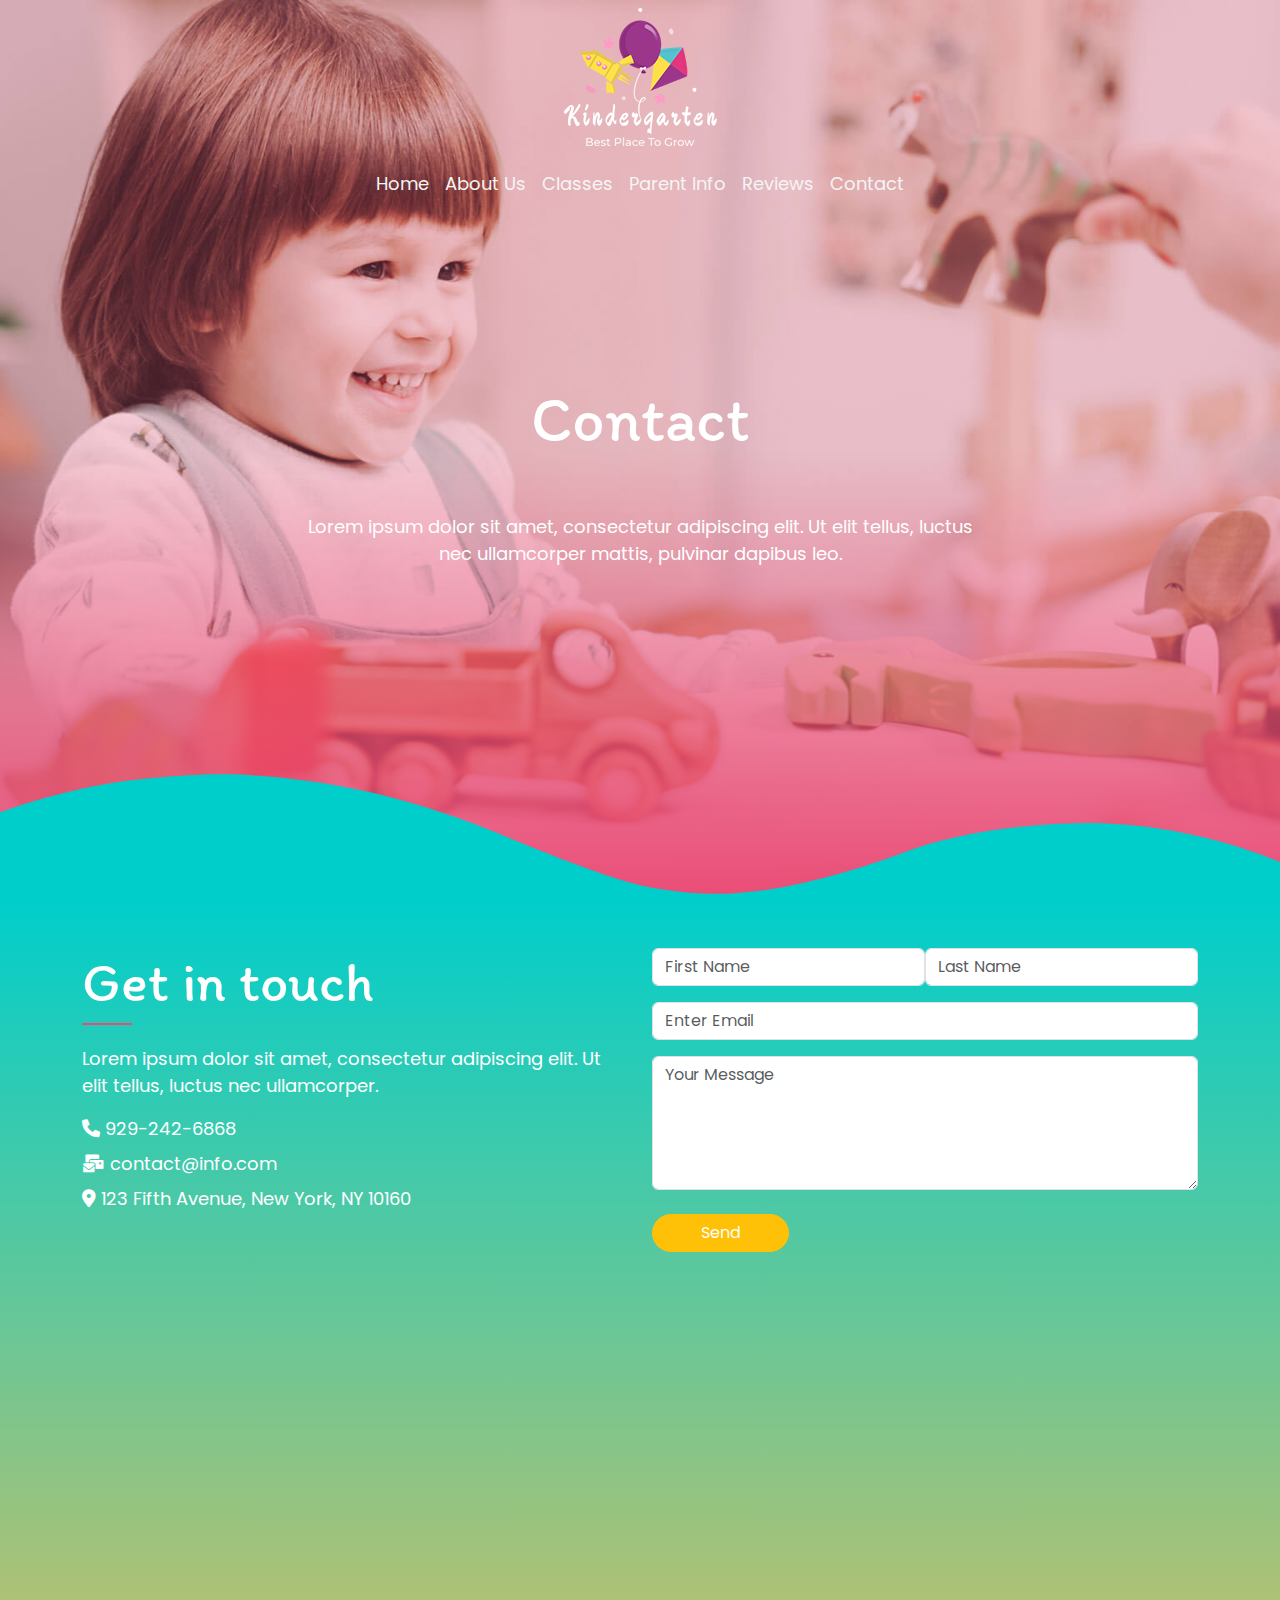
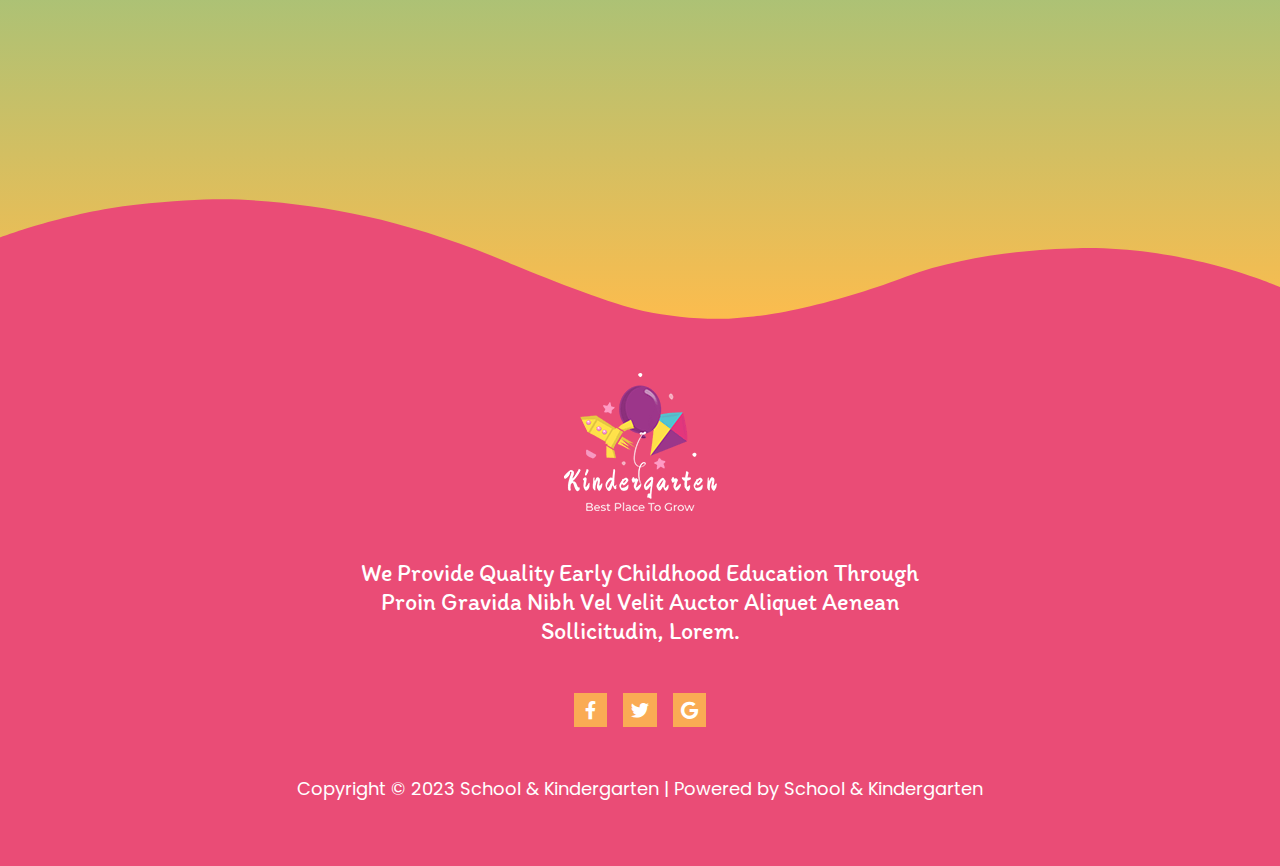
<file: contact.html>
<!DOCTYPE html>
<html lang="en">
<head>
    <meta charset="UTF-8">
    <meta name="viewport" content="width=device-width, initial-scale=1.0">
    <title>Document</title>
    <link rel="preconnect" href="https://fonts.googleapis.com">
    <link rel="preconnect" href="https://fonts.gstatic.com" crossorigin>
    <link href="https://fonts.googleapis.com/css2?family=Itim&family=Montserrat:wght@400;700;900&family=Poppins:wght@300;400&display=swap" rel="stylesheet">
        <link rel="stylesheet" href="css/all.min.css"/>
        <link rel="stylesheet" href="css/bootstrap.min.css"/>
        <link rel="stylesheet" href="css/style.css"/>
        <link rel="stylesheet" href="css/about.css"/>
        <link rel="stylesheet" href="css/media.css"/>

</head>
<body>
    <div class="position-absolute w-100">
        <nav  class="navbar navbar-expand-lg ">
               <a class="navbar-brand m-auto" href="./index.html"><img  src="./images/logo-regular-free-img.png" class="w-200" alt="logo"/></a>
       </nav>
        <nav id="scrollsection" class="navbar navbar-expand-lg ">
           <div class="container">
               <!-- <a class="navbar-brand " href="#"><img  src="./images/logo-regular-free-img.png" class="" alt="logo"/></a> -->
               <button class="navbar-toggler" type="button" data-bs-toggle="collapse" data-bs-target="#navbarSupportedContent" aria-controls="navbarSupportedContent" aria-expanded="false" aria-label="Toggle navigation">
                   <span class="navbar-toggler-icon"></span>
                 </button>
                 <div class="collapse navbar-collapse " id="navbarSupportedContent">
                   <ul class="navbar-nav nav nav-pills m-auto  text-capitalize ">
                       <li class="nav-item "> <a class="nav-link " active aria-current="page" href="./index.html">Home</a></li>  
                       <li class="nav-item"><a class="nav-link  " href="./about.html">About Us</a> </li>  
                       <li class="nav-item"><a class="nav-link  " href="./classes.html">Classes</a> </li>
   
                       <li class="nav-item"> <a class="nav-link" href="./parent.html">Parent Info</a></li> 
                       <li class="nav-item"> <a class="nav-link" href="./reviews.html">Reviews</a></li> 
                       <li class="nav-item"><a class="nav-link " href="./contact.html">Contact</a></li>
                   </ul>
               </div>
           </div>
       </nav>
   
    </div>
    <section class="header header-reviews vh-100 text-white">
        <div class="overlay h-100">
            <div class="container h-100">
                <div class="row h-100 align-items-center justify-content-center text-center mb-5">
                    <div class="col-lg-12 mt-5">
                        <h1 class="mt-5">Contact</h1>
                        <p class=" py-5 w-60  m-auto">Lorem ipsum dolor sit amet, consectetur adipiscing elit. Ut elit tellus, luctus nec ullamcorper mattis, pulvinar dapibus leo.</p>
                    </div>
                </div>
            </div>
        </div>
        <div class="elementor-shape-two elementor-shape-bottom" data-negative="false">
            <svg xmlns="http://www.w3.org/2000/svg" viewBox="0 0 1000 100" preserveAspectRatio="none">
            <path fill="#00CECB" class="elementor-shape-fill" d="M421.9,6.5c22.6-2.5,51.5,0.4,75.5,5.3c23.6,4.9,70.9,23.5,100.5,35.7c75.8,32.2,133.7,44.5,192.6,49.7
                c23.6,2.1,48.7,3.5,103.4-2.5c54.7-6,106.2-25.6,106.2-25.6V0H0v30.3c0,0,72,32.6,158.4,30.5c39.2-0.7,92.8-6.7,134-22.4
                c21.2-8.1,52.2-18.2,79.7-24.2C399.3,7.9,411.6,7.5,421.9,6.5z"></path>
            </svg> </div>
    </section>

    <section class="contact  text-white">
        <div class="overlay">
        <div class="container py-5">
            <div class="row">
                <div class="col-lg-6 col-md-12">
                    <h2>Get in touch</h2>                   
                    <div class="line"></div>
                    <p>Lorem ipsum dolor sit amet, consectetur adipiscing elit. Ut elit tellus, luctus nec ullamcorper.</p>
                
                    <ul class="list-unstyled"> 
                        <li class="mb-2"> <i class="fa fa-bold fa-phone"></i> 929-242-6868</li>
                        <li class="mb-2"> <i class="fa fa-bold fa-mail-bulk"></i> contact@info.com</li>
                        <li class="mb-2"> <i class="fa fa-bold fa-location-dot"></i> 123 Fifth Avenue, New York, NY 10160</li>
                            
                    </ul>
                </div>
                <div class="col-lg-6 col-md-12">
                    <form>
                        <div class="d-flex flex-wrap">
                        <input name="f-name" type="text" class="form-control w-50  shadow-none" placeholder="First Name"/>
                        <input name="l-name" type="text" class="form-control w-50 shadow-none" placeholder="Last Name"/>
                        </div>
                        <input name="f-name" type="email" class="form-control w-100 me-2 my-3 shadow-none" placeholder="Enter Email"/>
                        <textarea class="w-100 form-control shadow-none" placeholder="Your Message" name="message" rows="5"></textarea>
                        <button type="submit" class="btn btn-warning px-5 rounded-5 text-white my-4">Send</button>

                    </form>
                </div>

                <div class="col-lg-12 mt-5 w-100 m-auto position-relative z-3 mb-5 pb-5"><iframe src="https://www.google.com/maps/embed?pb=!1m14!1m8!1m3!1d317893.9737282887!2d-0.11951900000000001!3d51.503186!3m2!1i1024!2i768!4f13.1!3m3!1m2!1s0x487604b900d26973%3A0x4291f3172409ea92!2slastminute.com%20London%20Eye!5e0!3m2!1sen!2sus!4v1701462646380!5m2!1sen!2sus" height="450" width="100%" style="border:0;" allowfullscreen="" loading="lazy" referrerpolicy="no-referrer-when-downgrade"></iframe></div>
            </div>
        </div>
    </div>
    <div class="elementor-shape-two elementor-shape-bottom" data-negative="false">
        <svg xmlns="http://www.w3.org/2000/svg" viewBox="0 0 1000 100" preserveAspectRatio="none">
        <path fill="var(--main-color)" class="elementor-shape-fill" d="M421.9,6.5c22.6-2.5,51.5,0.4,75.5,5.3c23.6,4.9,70.9,23.5,100.5,35.7c75.8,32.2,133.7,44.5,192.6,49.7
            c23.6,2.1,48.7,3.5,103.4-2.5c54.7-6,106.2-25.6,106.2-25.6V0H0v30.3c0,0,72,32.6,158.4,30.5c39.2-0.7,92.8-6.7,134-22.4
            c21.2-8.1,52.2-18.2,79.7-24.2C399.3,7.9,411.6,7.5,421.9,6.5z"></path>
        </svg> </div>
    </section>

    <footer>
        <div class="container py-5 text-center text-white">
            <div class="row">
                <div class="col-lg-12">
                    <img src="./images/logo-regular-free-img.png" alt="logo" class="w-20 mb-5"/>
                    <h2 class="h4 w-50 m-auto">We Provide Quality Early Childhood Education Through Proin Gravida Nibh Vel Velit Auctor Aliquet Aenean Sollicitudin, Lorem.</h2>
                    <div class="d-flex align-items-center justify-content-center gap-3 my-5">
                        <div class="icons d-flex align-items-center justify-content-center">
                            <a href="https://www.facebook.com" class="text-white"><i class="fa fa-brands fa-facebook-f"></i></a>
                        </div>
                        <div class="icons d-flex align-items-center justify-content-center">
                            <a href="https://www.twitter.com" class="text-white"><i class="fa fa-brands fa-twitter"></i></a>
                        </div>
                        <div class="icons d-flex align-items-center justify-content-center">
                            <a href="https://www.google.com" class="text-white"><i class="fa fa-brands fa-google"></i></a>
                        </div>
                    </div>
                    <p>Copyright © 2023 School & Kindergarten | Powered by School & Kindergarten</p>
                    
                </div>
            </div>
        </div>
    </footer>

    <script src="./js/bootstrap.bundle.min.js"></script>

</body>
</html>
</file>
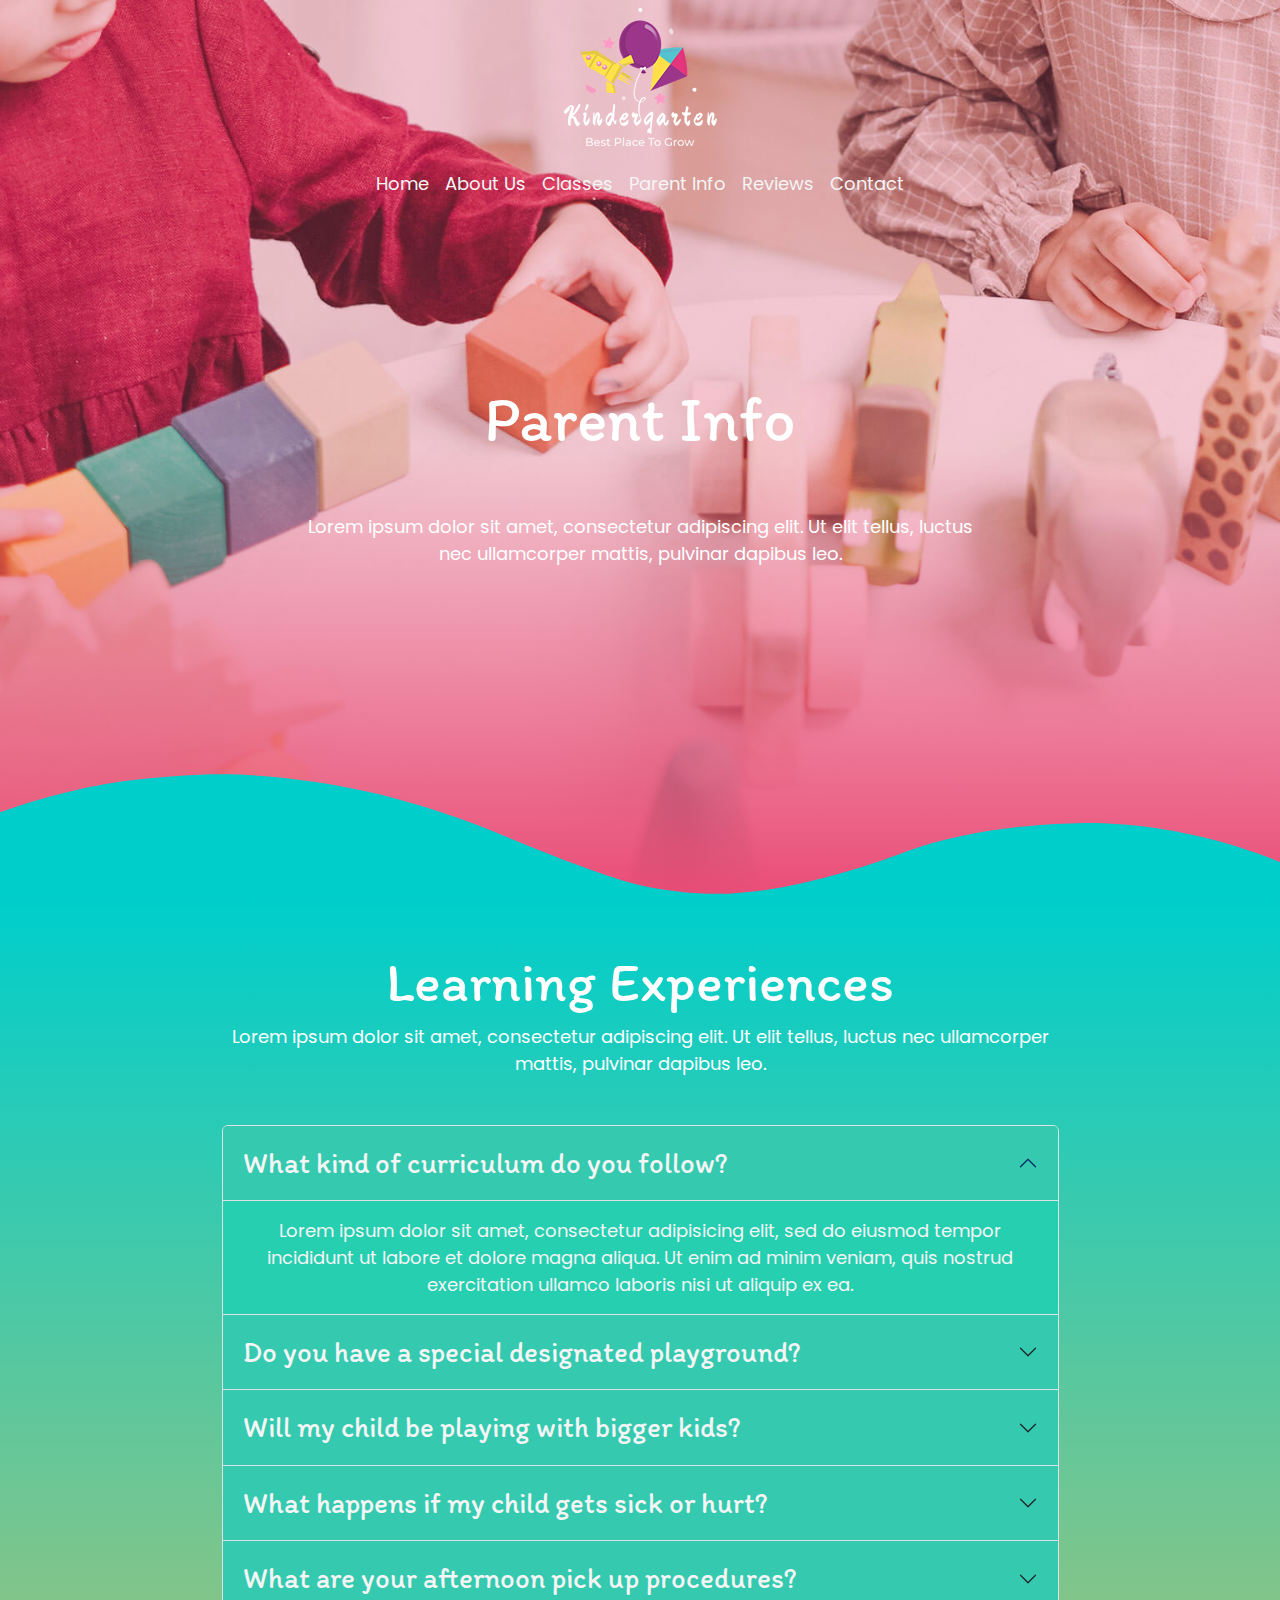
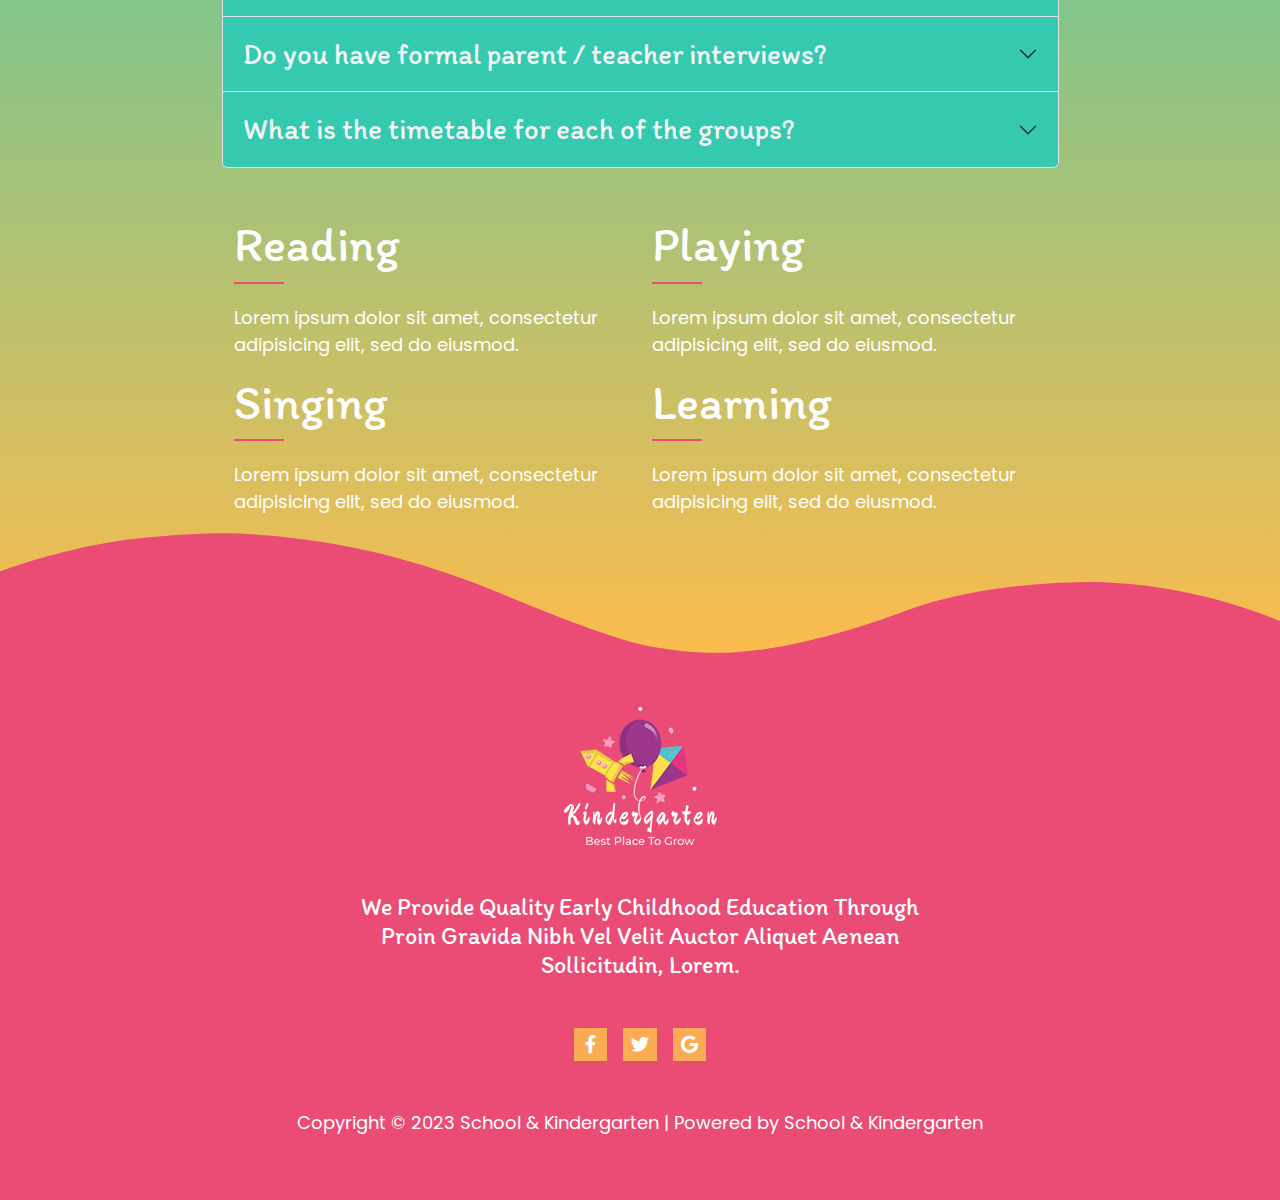
<file: parent.html>
<!DOCTYPE html>
<html lang="en">
<head>
    <meta charset="UTF-8">
    <meta name="viewport" content="width=device-width, initial-scale=1.0">
    <title>Document</title>
    <link rel="preconnect" href="https://fonts.googleapis.com">
    <link rel="preconnect" href="https://fonts.gstatic.com" crossorigin>
    <link href="https://fonts.googleapis.com/css2?family=Itim&family=Montserrat:wght@400;700;900&family=Poppins:wght@300;400&display=swap" rel="stylesheet">
        <link rel="stylesheet" href="css/all.min.css"/>
        <link rel="stylesheet" href="css/bootstrap.min.css"/>
        <link rel="stylesheet" href="css/style.css"/>
        <link rel="stylesheet" href="css/about.css"/>
        <link rel="stylesheet" href="css/media.css"/>

</head>
<body>
    <div class="position-absolute w-100">
        <nav  class="navbar navbar-expand-lg ">
               <a class="navbar-brand m-auto" href="./index.html"><img  src="./images/logo-regular-free-img.png" class="w-100" alt="logo"/></a>
       </nav>
        <nav id="scrollsection" class="navbar navbar-expand-lg ">
           <div class="container">
               <!-- <a class="navbar-brand " href="#"><img  src="./images/logo-regular-free-img.png" class="" alt="logo"/></a> -->
               <button class="navbar-toggler" type="button" data-bs-toggle="collapse" data-bs-target="#navbarSupportedContent" aria-controls="navbarSupportedContent" aria-expanded="false" aria-label="Toggle navigation">
                   <span class="navbar-toggler-icon"></span>
                 </button>
                 <div class="collapse navbar-collapse " id="navbarSupportedContent">
                   <ul class="navbar-nav nav nav-pills m-auto  text-capitalize ">
                       <li class="nav-item "> <a class="nav-link " active aria-current="page" href="./index.html">Home</a></li>  
                       <li class="nav-item"><a class="nav-link  " href="./about.html">About Us</a> </li>  
                       <li class="nav-item"><a class="nav-link  " href="./classes.html">Classes</a> </li>
   
                       <li class="nav-item"> <a class="nav-link" href="./parent.html">Parent Info</a></li> 
                       <li class="nav-item"> <a class="nav-link" href="./reviews.html">Reviews</a></li> 
                       <li class="nav-item"><a class="nav-link " href="./contact.html">Contact</a></li>
                   </ul>
               </div>
           </div>
       </nav>
   
    </div>
    <section class="header header-parent vh-100 text-white">
        <div class="overlay h-100">
            <div class="container h-100">
                <div class="row h-100 align-items-center justify-content-center text-center mb-5">
                    <div class="col-lg-12 mt-5">
                        <h1 class="mt-5">Parent Info</h1>
                        <p class=" py-5 w-60  m-auto">Lorem ipsum dolor sit amet, consectetur adipiscing elit. Ut elit tellus, luctus nec ullamcorper mattis, pulvinar dapibus leo.</p>
                    </div>
                </div>
            </div>
        </div>
        <div class="elementor-shape-two elementor-shape-bottom" data-negative="false">
            <svg xmlns="http://www.w3.org/2000/svg" viewBox="0 0 1000 100" preserveAspectRatio="none">
            <path fill="#00CECB" class="elementor-shape-fill" d="M421.9,6.5c22.6-2.5,51.5,0.4,75.5,5.3c23.6,4.9,70.9,23.5,100.5,35.7c75.8,32.2,133.7,44.5,192.6,49.7
                c23.6,2.1,48.7,3.5,103.4-2.5c54.7-6,106.2-25.6,106.2-25.6V0H0v30.3c0,0,72,32.6,158.4,30.5c39.2-0.7,92.8-6.7,134-22.4
                c21.2-8.1,52.2-18.2,79.7-24.2C399.3,7.9,411.6,7.5,421.9,6.5z"></path>
            </svg> </div>
    </section>

    <section class="parent text-white">
        <div class="overlay">
            <div class="container py-5">
                <div class="row text-center">
                    <div class="col-lg-12">
                    <h2>Learning Experiences</h2>
                    <p class="w-75 m-auto">Lorem ipsum dolor sit amet, consectetur adipiscing elit. Ut elit tellus, luctus nec ullamcorper mattis, pulvinar dapibus leo.</p>
                
                    <div class="accordion w-75 m-auto pt-5" id="accordionExample">
                        <div class="accordion-item">
                          <h2 class="accordion-header">
                            <button class="accordion-button" type="button" data-bs-toggle="collapse" data-bs-target="#collapseOne" aria-expanded="true" aria-controls="collapseOne">
                                What kind of curriculum do you follow?
                            </button>
                          </h2>
                          <div id="collapseOne" class="accordion-collapse collapse show" data-bs-parent="#accordionExample">
                            <div class="accordion-body">
                                Lorem ipsum dolor sit amet, consectetur adipisicing elit, sed do eiusmod tempor incididunt ut labore et dolore magna aliqua.
                                 Ut enim ad minim veniam, quis nostrud exercitation ullamco laboris nisi ut aliquip ex ea.                                </div>
                          </div>
                        </div>
                        <div class="accordion-item">
                          <h2 class="accordion-header">
                            <button class="accordion-button collapsed" type="button" data-bs-toggle="collapse" data-bs-target="#collapseTwo" aria-expanded="false" aria-controls="collapseTwo">
                                Do you have a special designated playground?
                            </button>
                          </h2>
                          <div id="collapseTwo" class="accordion-collapse collapse" data-bs-parent="#accordionExample">
                            <div class="accordion-body">
                                Lorem ipsum dolor sit amet, consectetur adipisicing elit, sed do eiusmod tempor incididunt ut labore et dolore magna aliqua. Ut enim ad minim veniam,
                                quis nostrud exercitation ullamco laboris nisi ut aliquip ex ea.
                            </div>
                          </div>
                        </div>
                        <div class="accordion-item">
                          <h2 class="accordion-header">
                            <button class="accordion-button collapsed" type="button" data-bs-toggle="collapse" data-bs-target="#collapseThree" aria-expanded="false" aria-controls="collapseThree">
                                Will my child be playing with bigger kids?
                            </button>
                          </h2>
                          <div id="collapseThree" class="accordion-collapse collapse" data-bs-parent="#accordionExample">
                            <div class="accordion-body">
                                Lorem ipsum dolor sit amet, consectetur adipisicing elit, sed do eiusmod tempor incididunt ut labore et dolore magna aliqua. Ut enim ad minim veniam,
                                quis nostrud exercitation ullamco laboris nisi ut aliquip ex ea.                                </div>
                          </div>
                        </div>
                        <div class="accordion-item">
                            <h2 class="accordion-header">
                              <button class="accordion-button collapsed" type="button" data-bs-toggle="collapse" data-bs-target="#collapseFour" aria-expanded="false" aria-controls="collapseThree">
                                What happens if my child gets sick or hurt?
                              </button>
                            </h2>
                            <div id="collapseFour" class="accordion-collapse collapse" data-bs-parent="#accordionExample">
                              <div class="accordion-body">
                                  Lorem ipsum dolor sit amet, consectetur adipisicing elit, sed do eiusmod tempor incididunt ut labore et dolore magna aliqua. Ut enim ad minim veniam,
                                  quis nostrud exercitation ullamco laboris nisi ut aliquip ex ea.                                </div>
                            </div>
                          </div>
                          <div class="accordion-item">
                            <h2 class="accordion-header">
                              <button class="accordion-button collapsed" type="button" data-bs-toggle="collapse" data-bs-target="#collapseFive" aria-expanded="false" aria-controls="collapseThree">
                                What are your afternoon pick up procedures?
                              </button>
                            </h2>
                            <div id="collapseFive" class="accordion-collapse collapse" data-bs-parent="#accordionExample">
                              <div class="accordion-body">
                                  Lorem ipsum dolor sit amet, consectetur adipisicing elit, sed do eiusmod tempor incididunt ut labore et dolore magna aliqua. Ut enim ad minim veniam,
                                  quis nostrud exercitation ullamco laboris nisi ut aliquip ex ea.                                </div>
                            </div>
                          </div>
                          <div class="accordion-item">
                            <h2 class="accordion-header">
                              <button class="accordion-button collapsed" type="button" data-bs-toggle="collapse" data-bs-target="#collapseSix" aria-expanded="false" aria-controls="collapseThree">
                                Do you have formal parent / teacher interviews?
                              </button>
                            </h2>
                            <div id="collapseSix" class="accordion-collapse collapse" data-bs-parent="#accordionExample">
                              <div class="accordion-body">
                                  Lorem ipsum dolor sit amet, consectetur adipisicing elit, sed do eiusmod tempor incididunt ut labore et dolore magna aliqua. Ut enim ad minim veniam,
                                  quis nostrud exercitation ullamco laboris nisi ut aliquip ex ea.                                </div>
                            </div>
                          </div>
                          <div class="accordion-item">
                            <h2 class="accordion-header">
                              <button class="accordion-button collapsed" type="button" data-bs-toggle="collapse" data-bs-target="#collapseSeven" aria-expanded="false" aria-controls="collapseThree">
                                What is the timetable for each of the groups?
                              </button>
                            </h2>
                            <div id="collapseSeven" class="accordion-collapse collapse" data-bs-parent="#accordionExample">
                              <div class="accordion-body">
                                  Lorem ipsum dolor sit amet, consectetur adipisicing elit, sed do eiusmod tempor incididunt ut labore et dolore magna aliqua. Ut enim ad minim veniam,
                                  quis nostrud exercitation ullamco laboris nisi ut aliquip ex ea.                                </div>
                            </div>
                          </div>
                    </div>
                  
                
                
                </div>

                </div>
                <div class="row w-75 m-auto pt-5">
                    <div class="col-lg-6 col-md-12">
                        <h3>Reading</h3>
                        <div class="line"></div>
                        <p>Lorem ipsum dolor sit amet, consectetur adipisicing elit, sed do eiusmod.</p>
                    </div>
                    <div class="col-lg-6 col-md-12">
                        <h3>Playing</h3>
                        <div class="line"></div>
                        <p>Lorem ipsum dolor sit amet, consectetur adipisicing elit, sed do eiusmod.</p>
                    </div>
                    <div class="col-lg-6 col-md-12 mb-5">
                        <h3>Singing</h3>
                        <div class="line"></div>
                        <p class="mb-5">Lorem ipsum dolor sit amet, consectetur adipisicing elit, sed do eiusmod.</p>
                    </div>
                    <div class="col-lg-6 col-md-12">
                        <h3>Learning</h3>
                        <div class="line"></div>
                        <p>Lorem ipsum dolor sit amet, consectetur adipisicing elit, sed do eiusmod.</p>
                    </div>
                </div>
            </div>
        </div>
        <div class="elementor-shape-two elementor-shape-bottom" data-negative="false" >
            <svg xmlns="http://www.w3.org/2000/svg" viewBox="0 0 1000 100" preserveAspectRatio="none">
            <path fill="var(--main-color)" class="elementor-shape-fill " d="M421.9,6.5c22.6-2.5,51.5,0.4,75.5,5.3c23.6,4.9,70.9,23.5,100.5,35.7c75.8,32.2,133.7,44.5,192.6,49.7
                c23.6,2.1,48.7,3.5,103.4-2.5c54.7-6,106.2-25.6,106.2-25.6V0H0v30.3c0,0,72,32.6,158.4,30.5c39.2-0.7,92.8-6.7,134-22.4
                c21.2-8.1,52.2-18.2,79.7-24.2C399.3,7.9,411.6,7.5,421.9,6.5z"></path>
            </svg> </div>
    </section> 

    <footer>
        <div class="container py-5 text-center text-white">
            <div class="row">
                <div class="col-lg-12">
                    <img src="./images/logo-regular-free-img.png" alt="logo" class="w-20 mb-5"/>
                    <h2 class="h4 w-50 m-auto">We Provide Quality Early Childhood Education Through Proin Gravida Nibh Vel Velit Auctor Aliquet Aenean Sollicitudin, Lorem.</h2>
                    <div class="d-flex align-items-center justify-content-center gap-3 my-5">
                        <div class="icons d-flex align-items-center justify-content-center">
                            <a href="https://www.facebook.com" class="text-white"><i class="fa fa-brands fa-facebook-f"></i></a>
                        </div>
                        <div class="icons d-flex align-items-center justify-content-center">
                            <a href="https://www.twitter.com" class="text-white"><i class="fa fa-brands fa-twitter"></i></a>
                        </div>
                        <div class="icons d-flex align-items-center justify-content-center">
                            <a href="https://www.google.com" class="text-white"><i class="fa fa-brands fa-google"></i></a>
                        </div>
                    </div>
                    <p>Copyright © 2023 School & Kindergarten | Powered by School & Kindergarten</p>
                    
                </div>
            </div>
        </div>
    </footer>
    
    <script src="./js/bootstrap.bundle.min.js"></script>

    
</body>
</html>
</file>
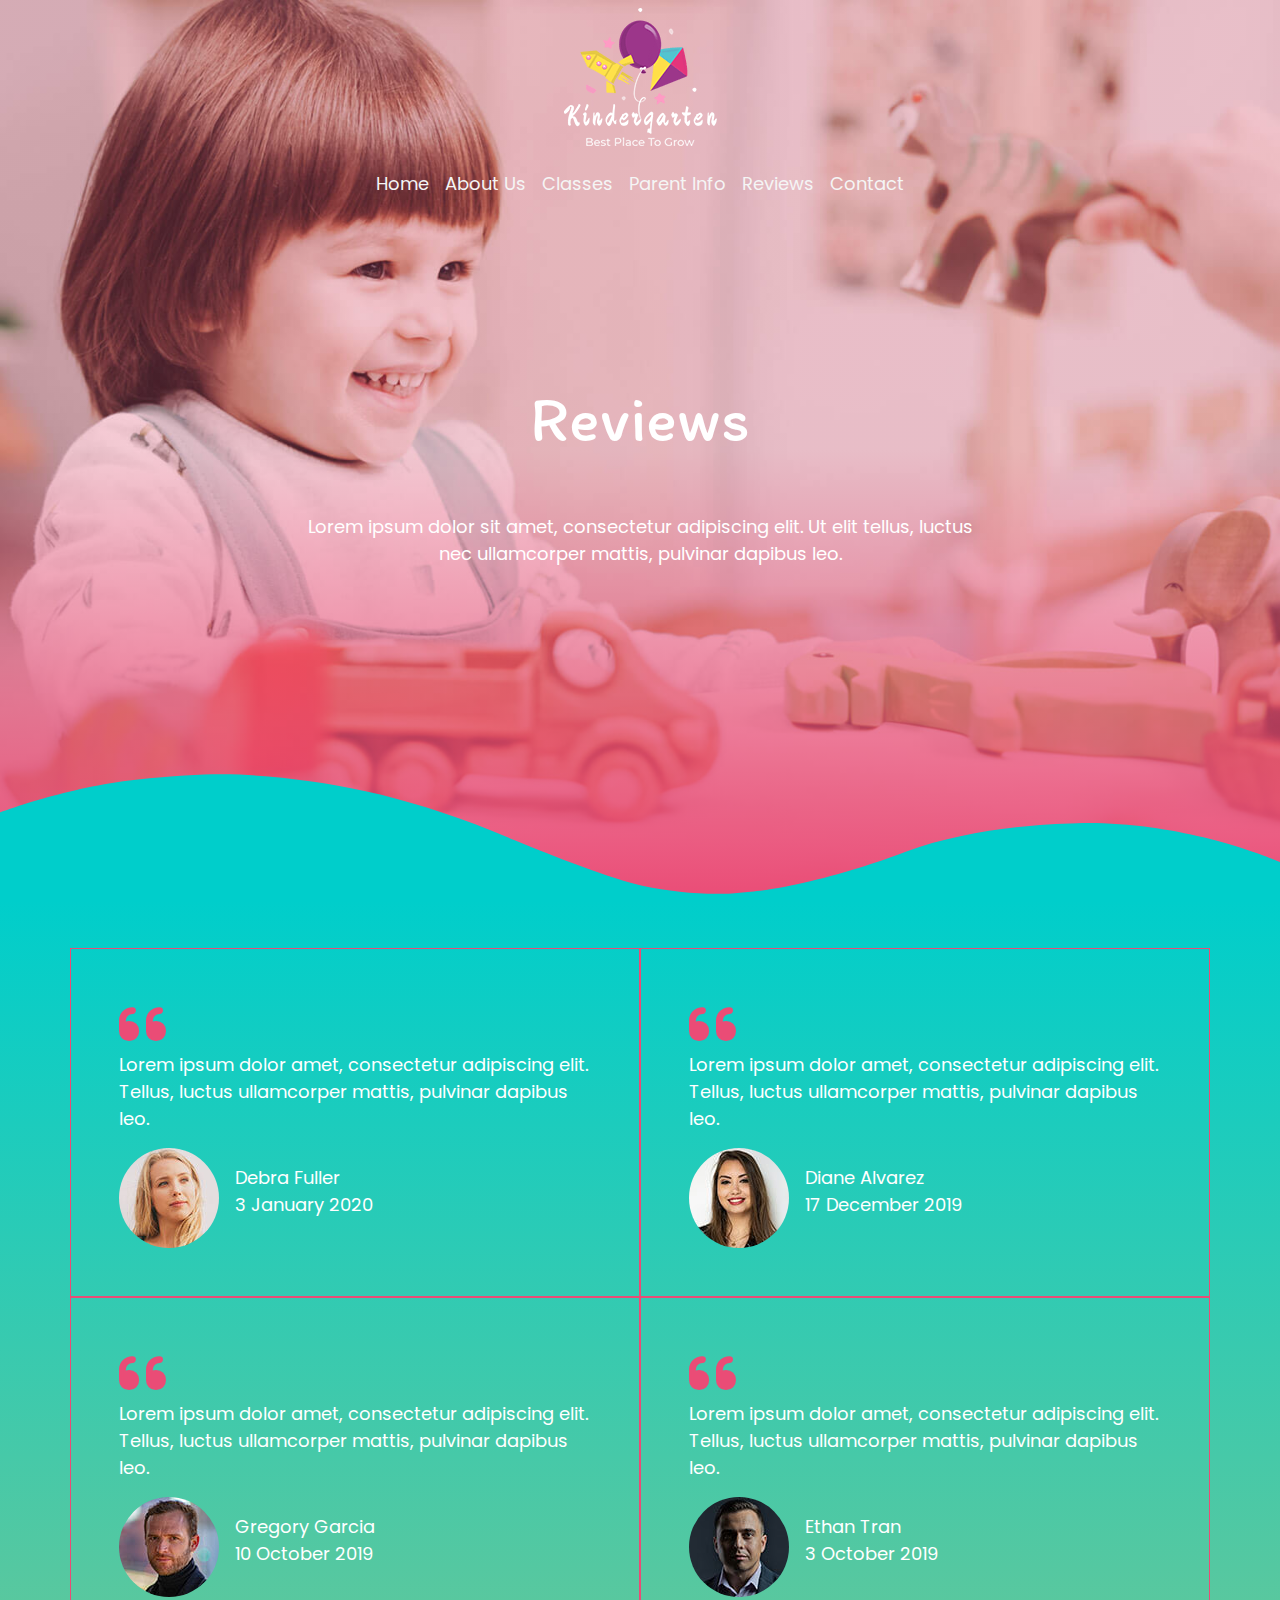
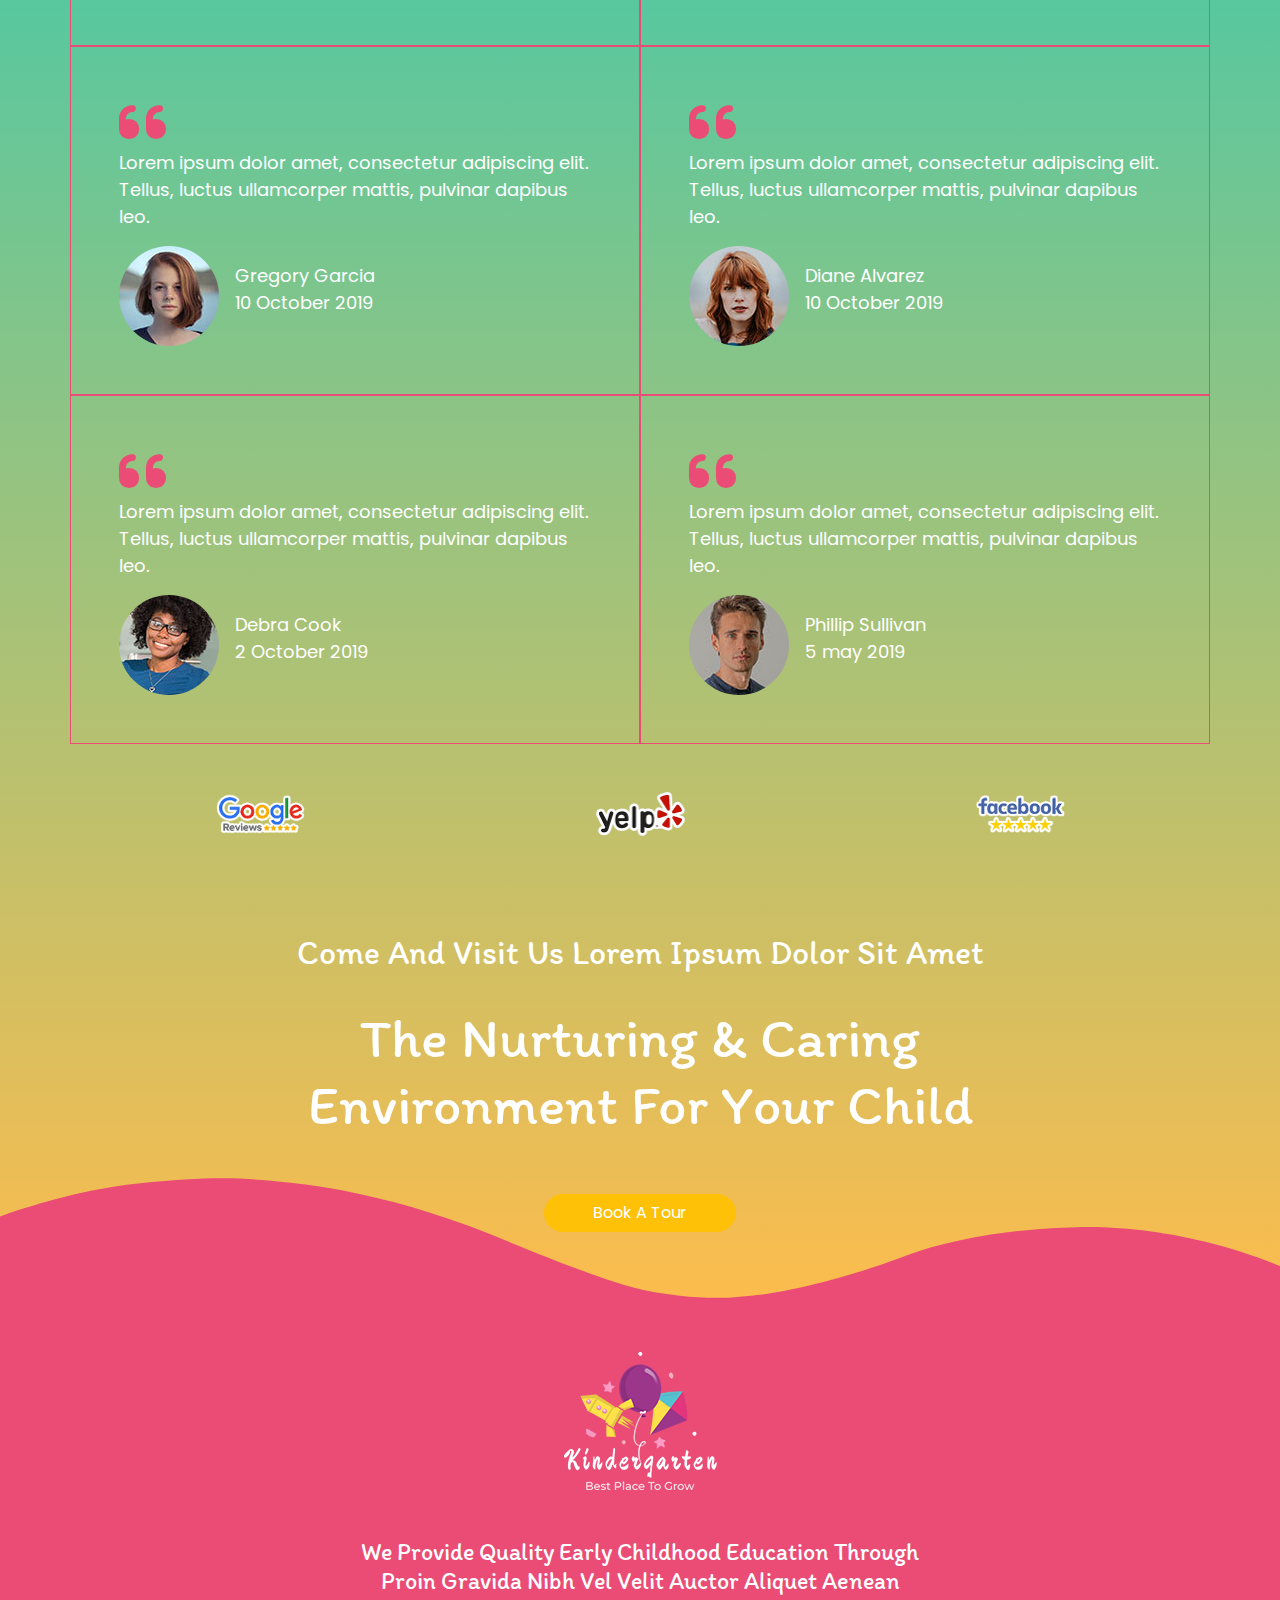
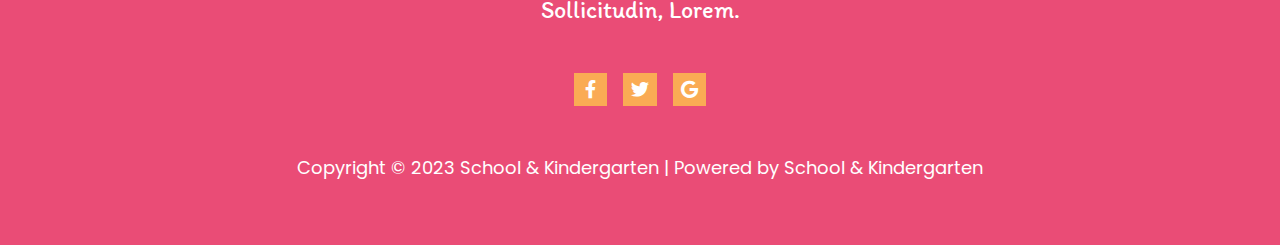
<file: reviews.html>
<!DOCTYPE html>
<html lang="en">
<head>
    <meta charset="UTF-8">
    <meta name="viewport" content="width=device-width, initial-scale=1.0">
    <title>Document</title>
    <link rel="preconnect" href="https://fonts.googleapis.com">
    <link rel="preconnect" href="https://fonts.gstatic.com" crossorigin>
    <link href="https://fonts.googleapis.com/css2?family=Itim&family=Montserrat:wght@400;700;900&family=Poppins:wght@300;400&display=swap" rel="stylesheet">
        <link rel="stylesheet" href="css/all.min.css"/>
        <link rel="stylesheet" href="css/bootstrap.min.css"/>
        <link rel="stylesheet" href="css/style.css"/>
        <link rel="stylesheet" href="css/about.css"/>
        <link rel="stylesheet" href="css/media.css"/>

</head>
<body>
    <div class="position-absolute w-100">
        <nav  class="navbar navbar-expand-lg ">
               <a class="navbar-brand m-auto" href="./index.html"><img  src="./images/logo-regular-free-img.png" class="w-100" alt="logo"/></a>
       </nav>
        <nav id="scrollsection" class="navbar navbar-expand-lg ">
           <div class="container">
               <!-- <a class="navbar-brand " href="#"><img  src="./images/logo-regular-free-img.png" class="" alt="logo"/></a> -->
               <button class="navbar-toggler" type="button" data-bs-toggle="collapse" data-bs-target="#navbarSupportedContent" aria-controls="navbarSupportedContent" aria-expanded="false" aria-label="Toggle navigation">
                   <span class="navbar-toggler-icon"></span>
                 </button>
                 <div class="collapse navbar-collapse " id="navbarSupportedContent">
                   <ul class="navbar-nav nav nav-pills m-auto  text-capitalize ">
                       <li class="nav-item "> <a class="nav-link " active aria-current="page" href="./index.html">Home</a></li>  
                       <li class="nav-item"><a class="nav-link  " href="./about.html">About Us</a> </li>  
                       <li class="nav-item"><a class="nav-link  " href="./classes.html">Classes</a> </li>
   
                       <li class="nav-item"> <a class="nav-link" href="./parent.html">Parent Info</a></li> 
                       <li class="nav-item"> <a class="nav-link" href="./reviews.html">Reviews</a></li> 
                       <li class="nav-item"><a class="nav-link " href="./contact.html">Contact</a></li>
                   </ul>
               </div>
           </div>
       </nav>
   
    </div>
    <section class="header header-reviews vh-100 text-white">
        <div class="overlay h-100">
            <div class="container h-100">
                <div class="row h-100 align-items-center justify-content-center text-center mb-5">
                    <div class="col-lg-12 mt-5">
                        <h1 class="mt-5">Reviews</h1>
                        <p class=" py-5 w-60  m-auto">Lorem ipsum dolor sit amet, consectetur adipiscing elit. Ut elit tellus, luctus nec ullamcorper mattis, pulvinar dapibus leo.</p>
                    </div>
                </div>
            </div>
        </div>
        <div class="elementor-shape-two elementor-shape-bottom" data-negative="false">
            <svg xmlns="http://www.w3.org/2000/svg" viewBox="0 0 1000 100" preserveAspectRatio="none">
            <path fill="#00CECB" class="elementor-shape-fill" d="M421.9,6.5c22.6-2.5,51.5,0.4,75.5,5.3c23.6,4.9,70.9,23.5,100.5,35.7c75.8,32.2,133.7,44.5,192.6,49.7
                c23.6,2.1,48.7,3.5,103.4-2.5c54.7-6,106.2-25.6,106.2-25.6V0H0v30.3c0,0,72,32.6,158.4,30.5c39.2-0.7,92.8-6.7,134-22.4
                c21.2-8.1,52.2-18.2,79.7-24.2C399.3,7.9,411.6,7.5,421.9,6.5z"></path>
            </svg> </div>
    </section>

    <section class="reviews text-white">
        <div class="overlay">
            <div class="container py-5">
                <div class="row align-items-center ">
                    <div class="col-lg-6 col-md-12 p-0 border part ">
                        <div class="part-overlay p-5 w-100">
                            <i class="fa fa-solid fa-quote-left fa-3x"></i>
                            <p>Lorem ipsum dolor amet, consectetur adipiscing elit. Tellus, 
                            luctus ullamcorper mattis, pulvinar dapibus leo.</p>
                            <div class="d-flex">
                                <img src="./images/testimonial-02-free-img.jpg" alt="img" class="rounded-circle "/>
                                <div class="ms-3">
                                <p class="m-0 mt-3">Debra Fuller</p>
                                <span>3 January 2020</span>
                                </div>
                            </div>
                            </div>
                    </div>
                    <div class="col-lg-6 col-md-12  border part p-0">
                        <div class="part-overlay p-5 w-100">
                        <i class="fa fa-solid fa-quote-left fa-3x"></i>
                        <p>Lorem ipsum dolor amet, consectetur adipiscing elit. Tellus, 
                        luctus ullamcorper mattis, pulvinar dapibus leo.</p>
                        <div class="d-flex">
                            <img src="./images/testimonial-03-free-img.jpg" alt="img" class="rounded-circle "/>
                            <div class="ms-3">
                            <p class="m-0 mt-3">Diane Alvarez</p>
                            <span>17 December 2019</span>
                            </div>
                        </div>
                        </div>
                </div>
                <div class="col-lg-6 col-md-12  border part p-0 ">
                    <div class="part-overlay p-5 w-100">
                        <i class="fa fa-solid fa-quote-left fa-3x"></i>
                        <p>Lorem ipsum dolor amet, consectetur adipiscing elit. Tellus, 
                        luctus ullamcorper mattis, pulvinar dapibus leo.</p>
                        <div class="d-flex">
                            <img src="./images/testimonial-12-free-img.jpg" alt="img" class="rounded-circle "/>
                            <div class="ms-3">
                            <p class="m-0 mt-3">Gregory Garcia</p>
                            <span>10 October 2019</span>
                            </div>
                        </div>
                    </div>
                </div>
                <div class="col-lg-6 col-md-12  border part p-0 ">
                    <div class="part-overlay p-5 w-100">
                        <i class="fa fa-solid fa-quote-left fa-3x"></i>
                        <p>Lorem ipsum dolor amet, consectetur adipiscing elit. Tellus, 
                        luctus ullamcorper mattis, pulvinar dapibus leo.</p>
                        <div class="d-flex">
                            <img src="./images/testimonial-14-free-img.jpg" alt="img" class="rounded-circle "/>
                            <div class="ms-3">
                            <p class="m-0 mt-3">Ethan Tran</p>
                            <span>3 October 2019</span>
                            </div>
                        </div>
                    </div>
                </div>
                <div class="col-lg-6 col-md-12  border part p-0 ">
                    <div class="part-overlay p-5 w-100">
                        <i class="fa fa-solid fa-quote-left fa-3x"></i>
                        <p>Lorem ipsum dolor amet, consectetur adipiscing elit. Tellus, 
                        luctus ullamcorper mattis, pulvinar dapibus leo.</p>
                        <div class="d-flex">
                            <img src="./images/testimonial-04-free-img.jpg" alt="img" class="rounded-circle "/>
                            <div class="ms-3">
                            <p class="m-0 mt-3">Gregory Garcia</p>
                            <span>10 October 2019</span>
                            </div>
                        </div>
                    </div>
                </div>
                <div class="col-lg-6 col-md-12  border part p-0 ">
                    <div class="part-overlay p-5 w-100">
                        <i class="fa fa-solid fa-quote-left fa-3x"></i>
                        <p>Lorem ipsum dolor amet, consectetur adipiscing elit. Tellus, 
                        luctus ullamcorper mattis, pulvinar dapibus leo.</p>
                        <div class="d-flex">
                            <img src="./images/testimonial-05-free-img.jpg" alt="img" class="rounded-circle "/>
                            <div class="ms-3">
                            <p class="m-0 mt-3">Diane Alvarez</p>
                            <span>10 October 2019</span>
                            </div>
                        </div>
                    </div>
                </div>
                <div class="col-lg-6 col-md-12  border part p-0 ">
                    <div class="part-overlay p-5 w-100">
                        <i class="fa fa-solid fa-quote-left fa-3x"></i>
                        <p>Lorem ipsum dolor amet, consectetur adipiscing elit. Tellus, 
                        luctus ullamcorper mattis, pulvinar dapibus leo.</p>
                        <div class="d-flex">
                            <img src="./images/testimonial-06-free-img.jpg" alt="img" class="rounded-circle "/>
                            <div class="ms-3">
                            <p class="m-0 mt-3">Debra Cook</p>
                            <span>2 October 2019</span>
                            </div>
                        </div>
                    </div>
                </div>
                <div class="col-lg-6 col-md-12  border part p-0 ">
                    <div class="part-overlay p-5 w-100">
                        <i class="fa fa-solid fa-quote-left fa-3x"></i>
                        <p>Lorem ipsum dolor amet, consectetur adipiscing elit. Tellus, 
                        luctus ullamcorper mattis, pulvinar dapibus leo.</p>
                        <div class="d-flex">
                            <img src="./images/testimonial-15-free-img.jpg" alt="img" class="rounded-circle "/>
                            <div class="ms-3">
                            <p class="m-0 mt-3">Phillip Sullivan</p>
                            <span>5 may 2019</span>
                            </div>
                        </div>
                    </div>
                </div>

                    
                    <div class="col-lg-4 col-md-6 d-flex justify-content-center align-items-center  py-5   ">
                        <img src="./images/reviews-google.png" alt="google" class="w-25 "/>
                    </div>
                    <div class="col-lg-4 col-md-6 d-flex justify-content-center align-items-center  py-5  ">
                        <img src="./images/yelp.png" alt="yelp" class="w-25 "/>
                    </div>
                    <div class="col-lg-4 col-md-6 d-flex justify-content-center align-items-center  py-5   ">
                        <img src="./images/fb-reviews.png" alt="facebook" class="w-25 "/>
                    </div>


                    <div class="col-lg-12 pt-5 w-75 m-auto text-center">
                        <h5>Come And Visit Us Lorem Ipsum Dolor Sit Amet </h5>
                        <h2 class="py-4">The Nurturing & Caring Environment For Your Child</h2>
                        <button type="button" class="btn btn-warning px-5 rounded-5 text-white my-4 position-relative z-2">Book A Tour</button>
                    </div>
                </div>
            </div>
        </div>
        <div class="elementor-shape-two elementor-shape-bottom" data-negative="false">
            <svg xmlns="http://www.w3.org/2000/svg" viewBox="0 0 1000 100" preserveAspectRatio="none">
            <path fill="var(--main-color)" class="elementor-shape-fill" d="M421.9,6.5c22.6-2.5,51.5,0.4,75.5,5.3c23.6,4.9,70.9,23.5,100.5,35.7c75.8,32.2,133.7,44.5,192.6,49.7
                c23.6,2.1,48.7,3.5,103.4-2.5c54.7-6,106.2-25.6,106.2-25.6V0H0v30.3c0,0,72,32.6,158.4,30.5c39.2-0.7,92.8-6.7,134-22.4
                c21.2-8.1,52.2-18.2,79.7-24.2C399.3,7.9,411.6,7.5,421.9,6.5z"></path>
            </svg> </div>
    </section>

    <footer>
        <div class="container py-5 text-center text-white">
            <div class="row">
                <div class="col-lg-12">
                    <img src="./images/logo-regular-free-img.png" alt="logo" class="w-20 mb-5"/>
                    <h2 class="h4 w-50 m-auto">We Provide Quality Early Childhood Education Through Proin Gravida Nibh Vel Velit Auctor Aliquet Aenean Sollicitudin, Lorem.</h2>
                    <div class="d-flex align-items-center justify-content-center gap-3 my-5">
                        <div class="icons d-flex align-items-center justify-content-center">
                            <a href="https://www.facebook.com" class="text-white"><i class="fa fa-brands fa-facebook-f"></i></a>
                        </div>
                        <div class="icons d-flex align-items-center justify-content-center">
                            <a href="https://www.twitter.com" class="text-white"><i class="fa fa-brands fa-twitter"></i></a>
                        </div>
                        <div class="icons d-flex align-items-center justify-content-center">
                            <a href="https://www.google.com" class="text-white"><i class="fa fa-brands fa-google"></i></a>
                        </div>
                    </div>
                    <p>Copyright © 2023 School & Kindergarten | Powered by School & Kindergarten</p>
                    
                </div>
            </div>
        </div>
    </footer>

    <script src="./js/bootstrap.bundle.min.js"></script>

</body>
</html>
</file>
<file: css/style.css>
:root{
    --main-color: #ea4c76;
}
body{
    /* font-family: 'Montserrat', sans-serif; */
    font-family: 'Poppins', sans-serif;
    font-size: 18px !important;
}
h1 , h2 ,h3 ,h4 ,h5 , h6{
    font-family: 'Itim', cursive;
}
.main-color{
    color: var(--main-color);
}
.line{
    height: 2px;
    width: 50px;
    background-color: var(--main-color);
    margin-bottom: 20px;
}
.w-40{
    width: 40%;
}
.w-60{
    width: 60%;
}
.w-15{
    width: 15%;
}
.w-85{
    width: 85%;
}
h1{
    font-size: 4rem;
}
h2{
    font-size: 3.5rem;
}
h3{
    font-size: 3rem;
}
h4{font-size: 2.5rem;}
h5{
    font-size: 2.1rem;
}
h6{
    font-size: 1.8rem;
}
.btn{
    transition: all 0.5s !important;
    cursor: pointer !important;
}
.btn:hover{
    background-color: #53C4CF !important;
}
.nav-link{
    color: whitesmoke;
}
.nav-link:focus, .nav-link:hover {
    color:var(--main-color)
}
.navbar-toggler {
    margin:auto;
}
.navbar-brand{
    padding: 0;
}
.header{
    background-image: url(../images/bg-04-free-img.jpg);
    background-size: cover;
    background-position: center;
}
.header .overlay{
    background-image: linear-gradient(180deg,rgba(234,76,118,0.27) 50%,var(--main-color) 100%);
}
.classes , .about , .parent , .reviews{
    background-image: url(../images/bg-03-free-img.png);
    background-size: cover;
    background-position: center;
    opacity: 1;
}
.classes .overlay , .about .overlay  {
     background-color: rgba(246, 25, 83, 0.8) !important;
   /* position: relative;
    z-index: -1; */

}
.reviews .overlay{
    /* background-color: transparent; */
    background-image: linear-gradient(180deg,#fdbc4d 0%,#00cecb 100%);
}
.parent .overlay{
    background-color: rgba(240, 156, 10, 0.6) !important;
}
.classes .part{
    cursor: pointer;
    transition: 0.5s all;
    /* background-color: #ae8d96 !important; */
    background-color: transparent !important;
}

.classes .part:hover{
    background-color: #D43767 !important; 
}

.accordion-button  , .accordion-button:focus , .accordion-button:focus-visible {
        background-color: #FBB151 !important;
        /* border: #FBB151 !important; */
        color: whitesmoke !important;
        box-shadow: unset;
        padding: 20px ;


}
.accordion-item{
    background-color: #FAAB54 !important;
    /* border: #FAAB54 !important; */
    color: whitesmoke !important;
}
.accordion-button{    
    font-size: 1.8rem !important;
}
.parent{
}
.about{
    position: relative;
}
.elementor-shape-one , .elementor-shape-two {
    /* overflow: hidden; */
    position: absolute;
    left: 0;
    width: 100%;
    line-height: 0;
    direction: ltr;
    bottom: -50%;
}
.elementor-shape-bottom {
    bottom: -1px;
}
.elementor-shape-two[data-negative=false].elementor-shape-bottom {
    transform: rotate(180deg);
}
.reviews{
    position: relative;
}
.reviews i {
    color: var(--main-color);
}
.reviews .part{
    border-color: var(--main-color) !important;
    transition: 0.5s all;
}
.reviews .part .part-overlay{
    transition: 0.5s all;
}
.reviews .part:hover{
    background-image: url(../images/bg-06-free-img.png);
    background-size: cover;
    background-position: center;
}
.reviews .part .part-overlay:hover{
    background-color: rgba(177, 1, 48, 0.4);

}
footer{
    background-color: var(--main-color);
}
.icons{
    width: 2.1rem;
    height: 2.1rem;
    background-color: #FAAB54;
}
</file>
<file: css/media.css>
@media screen and (min-width:1201px) {

}
@media only screen and (max-width:1200px) { 
    footer .h4{
        width:100% !important;
    }
    .nav-pills .nav-link{
        text-align: center;
    }
}

@media only screen and (max-width:991px) {
   

}
@media only screen and (max-width:767px) { 
    body{
        font-size: 13px !important;
    }
   
    p , h1 , h2 , h3 , h4 , h5 , h6 {
        width: 100% !important;
    }
    .accordion{
        width:100% !important
    }
    .classes .part {
        padding: 16px !important;
    }
    .parent p , .parent h2 ,.parent h3 ,.parent h5{
        width: 100% !important;
    }
  
    .reviews .part .part-overlay{
        padding:20px !important;
    }
    .reviews .section-part{
        width:100% !important;
        padding-inline: 0 !important;
    }
   
    .row{
        padding-inline: 0px !important;
        width: 100% !important;
        margin: auto !important;
    }
    .contact input{
        width:100% !important;
        margin-top: 14px !important;
    }
   
  
}
 
@media only screen and (max-width:576px) { 
    .parent img{
        width:60% !important;
    }
    h3{
        font-size: 30px !important;
    }
    h2{
        font-size: 44px !important;
    }
    h5{
        font-size: 22px !important;
    }
    .h4{
        font-size: 28px !important;
    }
  
}
@media only screen and (max-width:300px) {
    h1{
        font-size: 44px !important;
    } 
}
</file>
<file: css/about.css>
.header-about{
    background-image: url(../images/bg-11-free-img.jpg);
}
.about .overlay , .classes .overlay , .parent .overlay , .reviews .overlay , .contact .overlay {
    background-image: linear-gradient(180deg,#00cecb 0%,#fdbc4d 100% );

}
.classes , .about , .parent , .reviews , .contact{
    background-image: url(../images/bg-03-free-img.png);
}
.header-classes {
    background-image: url(../images/bg-04-free-img.jpg);
}
.classes , .parent , .reviews , .contact{
    position:relative
}
.header-parent{
    background-image: url(../images/bg-09-free-img.jpg);

}
.header-reviews{
    background-image: url(../images/bg-08-free-img.jpg);
}
.header-contact{
    background-image: url(../images/bg-07-free-img.jpg);
}
.accordion-item{
    background-color: #26cfb0!important;
}
.accordion-button, .accordion-button:focus, .accordion-button:focus-visible {
    background-color: #35CAAF!important;

}
</file>
